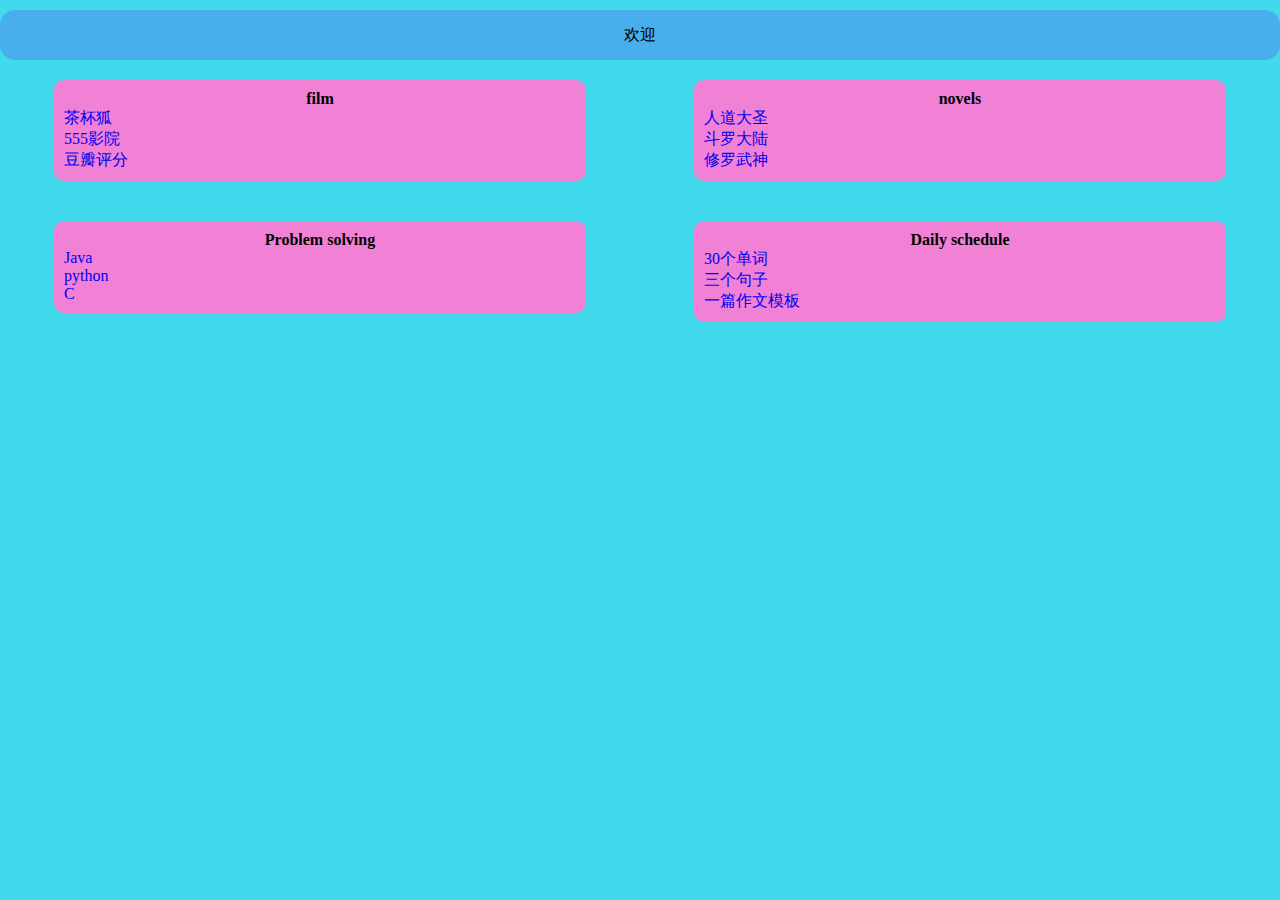
<file: index.html>
<!doctype html>
<html>
<head>
<meta charset="utf-8">
<title>余语的网站</title>
	<style>
		*{
			margin: 0px;
			padding: 0px;
		}
		a{
			text-decoration: none;
		}
		body{
			background-color: rgba(65,218,237,1.00);
		}
		.header{
			height: 50px;
			width: 100%;
			background-color: rgba(82,131,235,0.5);
			text-align: center;
			line-height:50px; 
			border-radius:15px; 
			margin-top: 10px;
		}
		.film{
			width: 40%;
			height: 30%;
			background-color: #F181D5;
			margin: 20px auto;
		}
		.bigbox{
			max-width: 100%;
  			display: flex;
  			flex-wrap: wrap;
		}
		.box {
  			width: 40%;
			height: 30%;
			background-color: #F181D5;
			margin: 20px auto;
			border-radius: 10px;
			text-underline-position: right;
			padding: 10px;
		}
		.box>ul>li{
			list-style: none;
		}
	</style>
</head>

<body>
	<div class="header">欢迎</div>
	<div class="bigbox">
		<div class="box">
		<h4 style="text-align: center">film</h4>
		<ul>
			<li><a href="https://www.foxcup.cc/">茶杯狐</a></li>
			<li><a href="#">555影院</a></li>
			<li><a href="#">豆瓣评分</a></li>
		</ul>
		</div>
		<div class="box">
		<h4 style="text-align: center">novels</h4>
		<ul>
			<li><a href="#">人道大圣</a></li>
			<li><a href="#">斗罗大陆</a></li>
			<li><a href="#">修罗武神</a></li>
		</ul>
		</div>
		<div class="box">
		<h4 style="text-align: center">Problem solving</h4>
		<ul>
			<li><a href="#">Java</a></li>
			<li><a href="#">python</a></li>
			<li><a href="#">C</a></li>
		</ul>
		</div>
		<div class="box">
		<h4 style="text-align: center">Daily schedule</h4>
		<ul>
			<li><a href="#">30个单词</a></li>
			<li><a href="#">三个句子</a></li>
			<li><a href="#">一篇作文模板</a></li>
		</ul>
		</div>
	</div>
</body>
</html>
</file>
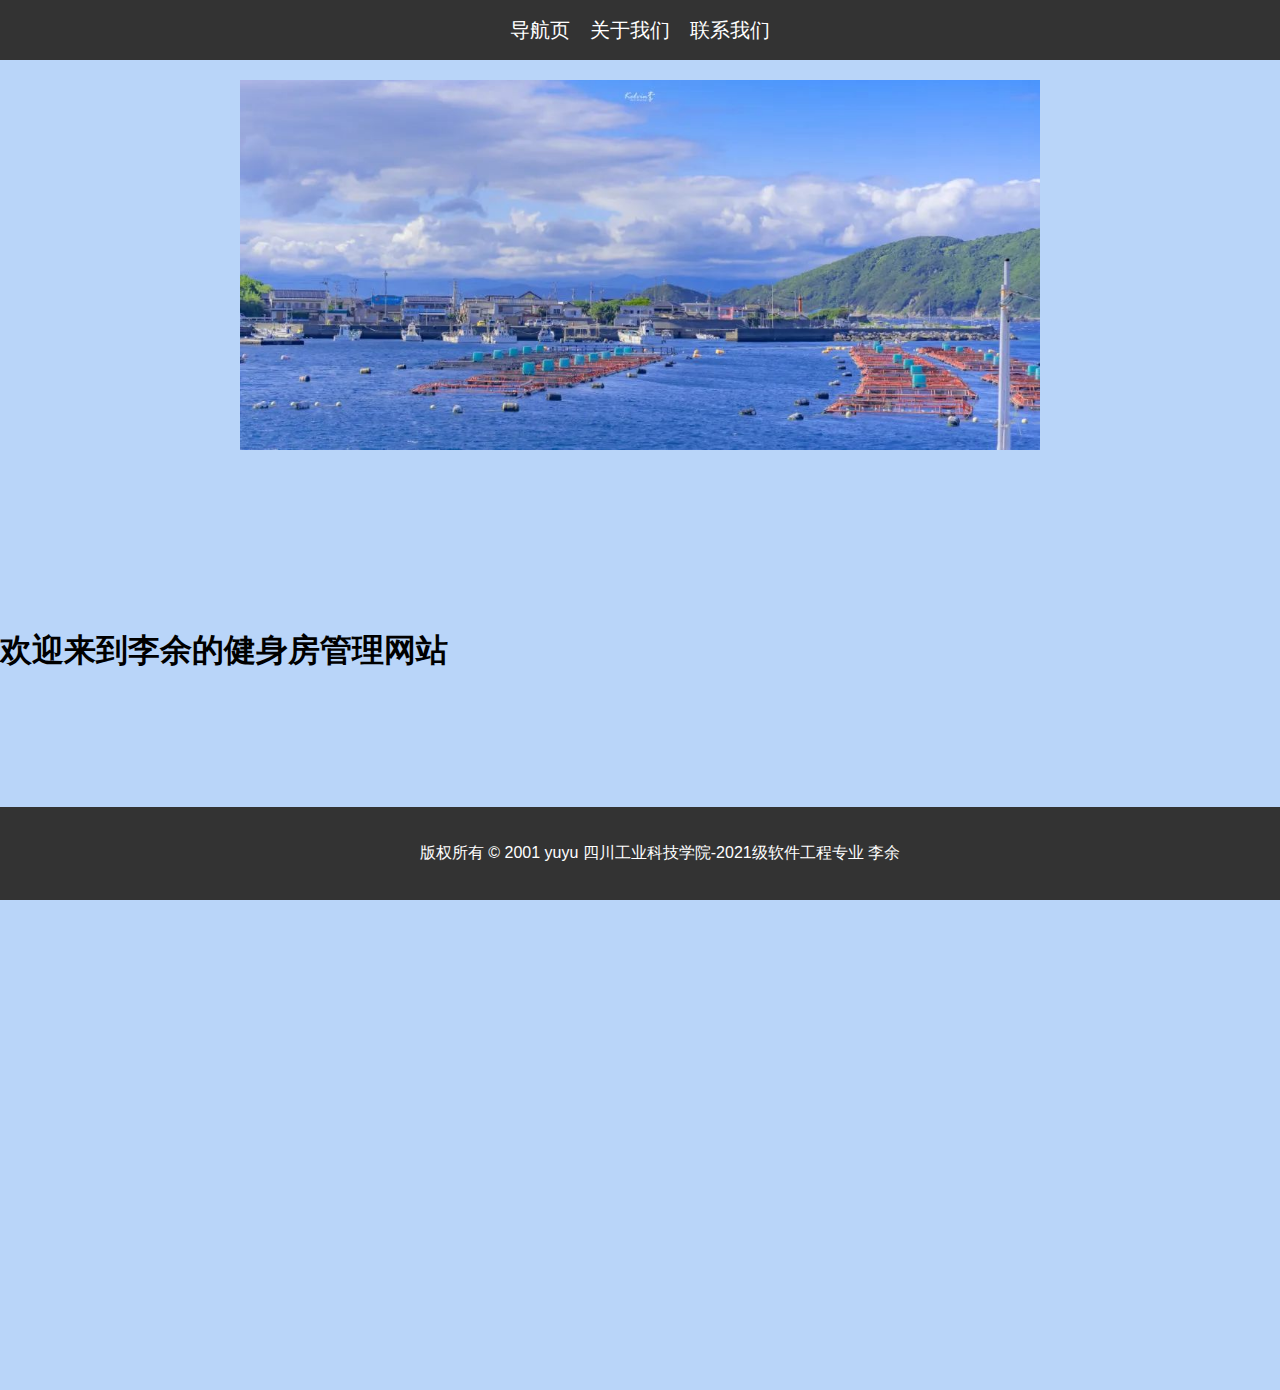
<file: html/index.html>
<!DOCTYPE html>
<html>
  <head>
    <meta charset="utf-8">
    <meta name="viewport" content="width=device-width">
    <title>欢迎来到李余的健身房管理网站</title>
	  <link rel="stylesheet" href="../css/index.css" type="text/css">

  </head>
  <body>
    <nav>
      <a href="main.html">导航页</a>
      <a href="#">关于我们</a>
      <a href="#" id="contactBtn">联系我们</a>
    </nav>
    
    <main>
      <img src="../img/img8.jpg" alt="图片">
		<div class="floating-text-container">
  <h1 class="floating-text">欢迎来到李余的健身房管理网站</h1>
</div>
	  <div id="contactModal" style="display: none;">
      <h2>联系方式</h2>
      <p>电话：1234567890</p>
      <p>邮箱：example@example.com</p>
    </div>
    </main>
    <script>
      var contactBtn = document.getElementById("contactBtn");
      var contactModal = document.getElementById("contactModal");
      
      contactBtn.addEventListener("click", function() {
        contactModal.style.display = "block";
      });
      
      contactModal.addEventListener("mouseleave", function() {
        contactModal.style.display = "none";
      });
    </script>
  	<footer>
		<p>版权所有 © 2001 yuyu 四川工业科技学院-2021级软件工程专业&nbsp;李余</p>
	</footer>
  </body>
</html>
</file>
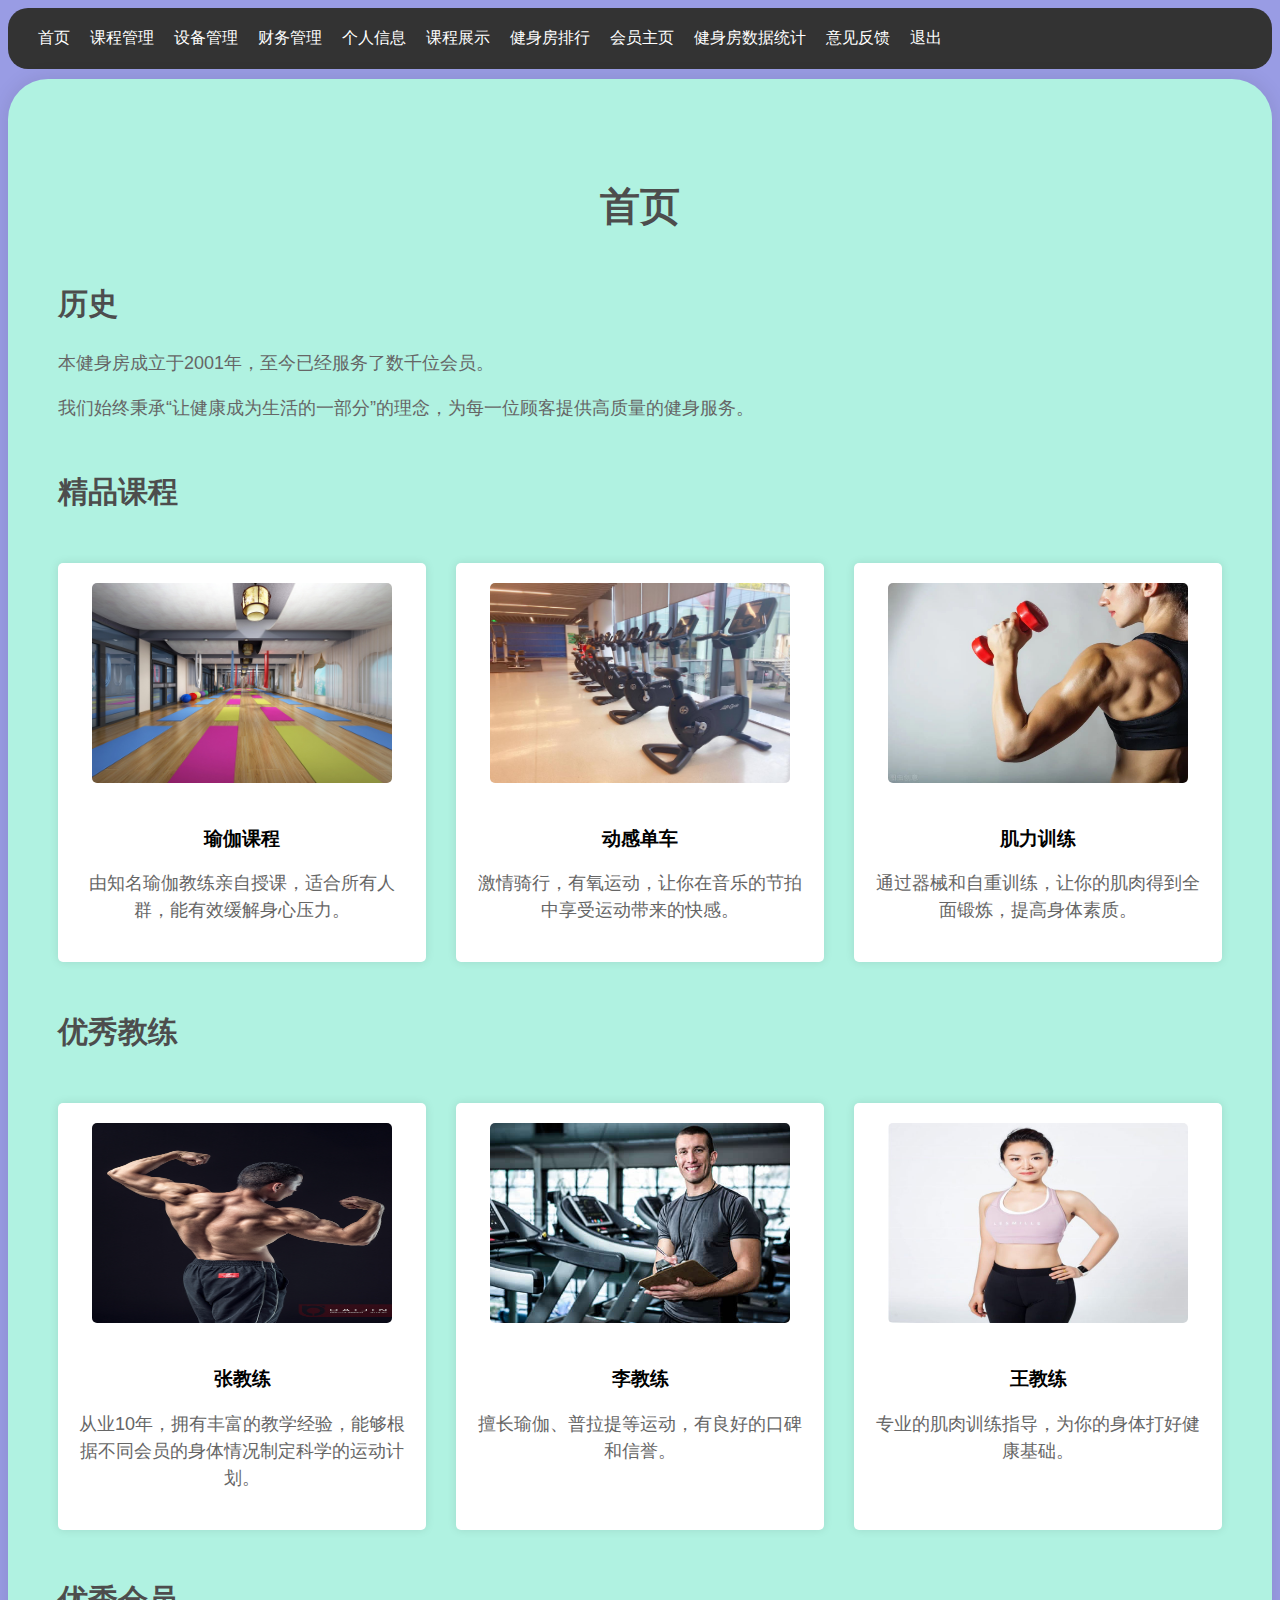
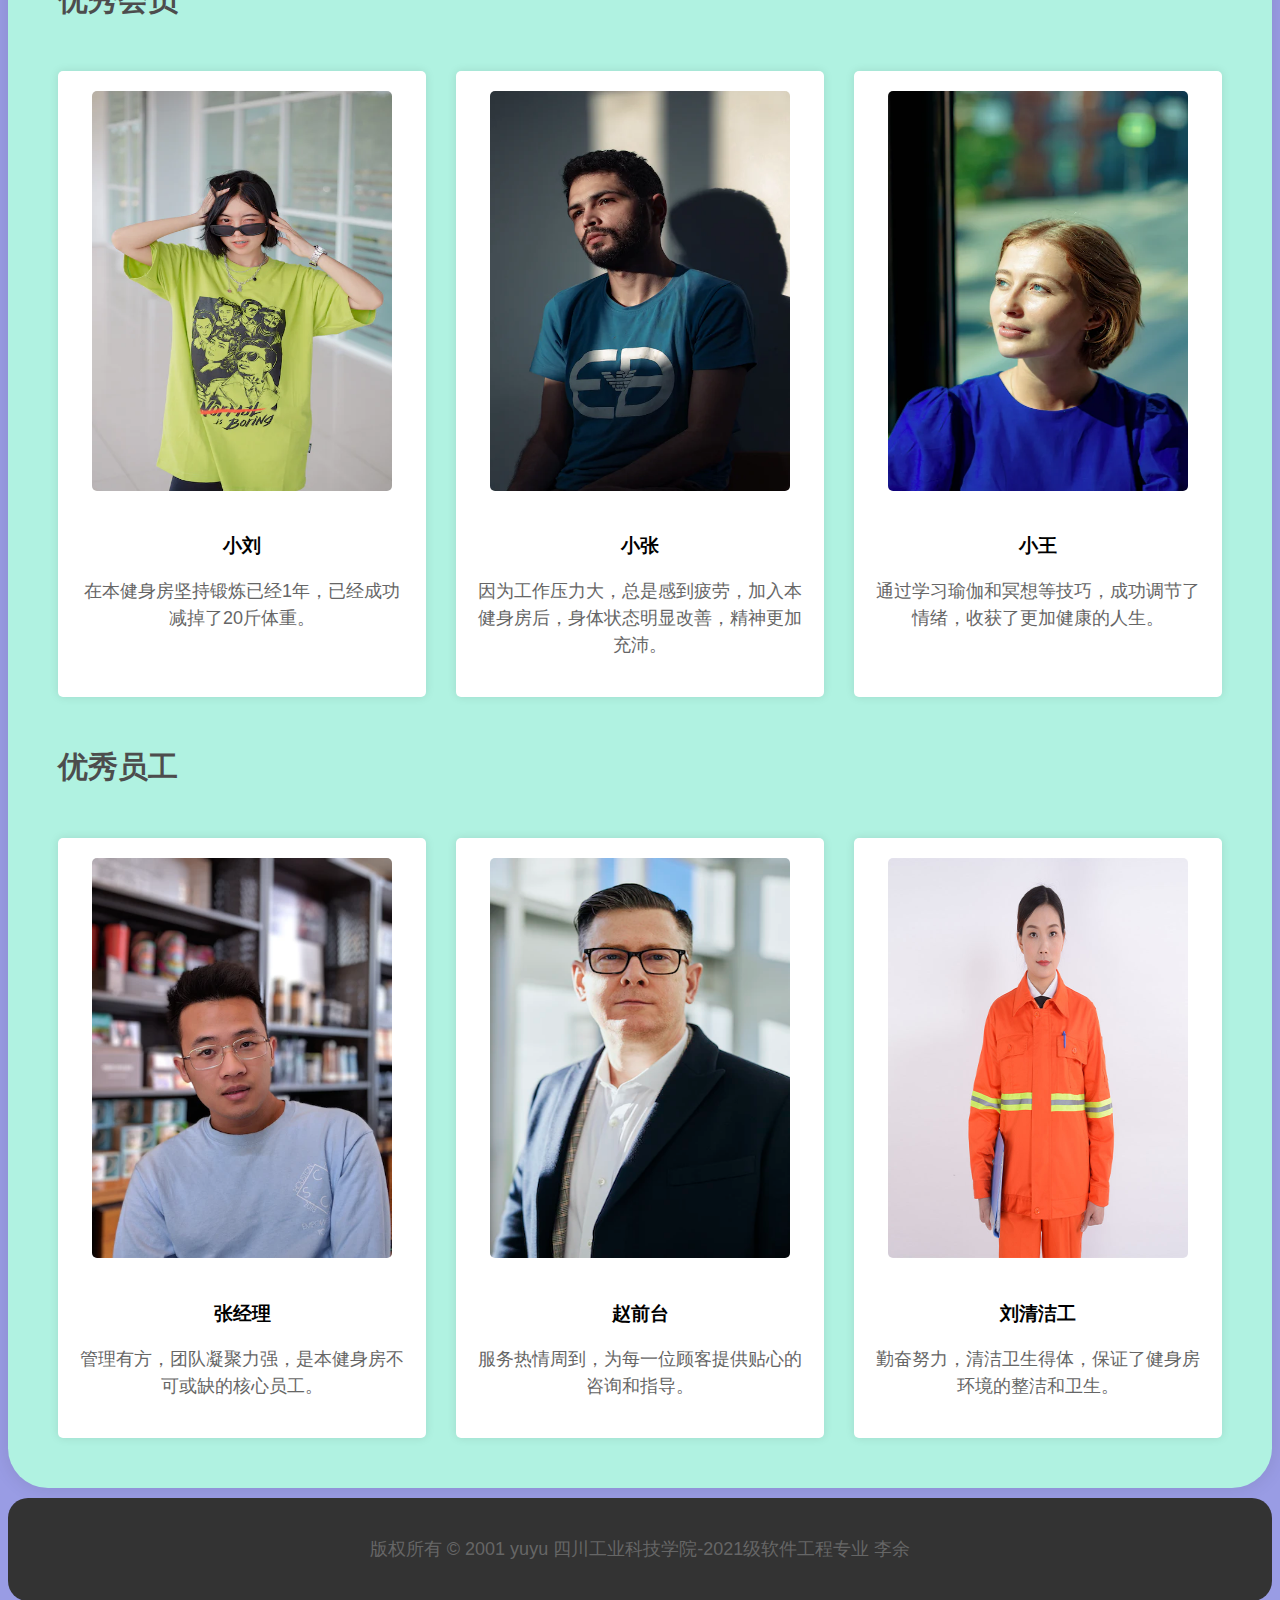
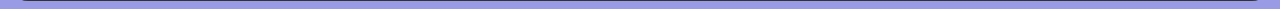
<file: index0.html>
<!DOCTYPE html>
<html>
<head>
	<title>健身房信息展示</title>
	<style>
		body {
			font-family: Arial, sans-serif;
			background-color:rgba(109,114,216,0.7);
		}
		h1 {
			text-align:center;
			margin-top: 50px;
			font-size: 40px;
			color: #4d4d4d;
		}
		h2 {
			font-size: 30px;
			color: #4d4d4d;
			margin-top: 50px;
		}
		p {
			font-size: 18px;
			color: #666;
			line-height: 1.5;
		}
		.container {
			max-width: 1200px;
			margin: auto;
			padding: 50px;
			background-color:rgba(176,242,225,1.00);
			box-shadow: 0px 0px 20px rgba(0, 0, 0, 0.1);border-radius: 40px;
		}
		.section {
			margin-top: 50px;
		}
		.grid-container {
		    display: grid;
		    grid-template-columns: repeat(auto-fit, minmax(300px, 1fr));
		    grid-gap: 30px;
		  	margin-top: 50px;
		}
		.grid-item {
			background-color: #fff;
			border-radius: 5px;
			box-shadow: 0px 0px 10px rgba(0, 0, 0, 0.1);
			padding: 20px;
			text-align: center;
		}
		img {
			max-width: 100%;
			height: auto;
			border-radius: 5px;
			margin-bottom: 20px;
			height: 200px;
			width: 300px;
		}
header {
	background-color: #333;
	color: #fff;
	padding: 10px 20px;
	border-radius: 20px;
	margin-bottom: 10px;
}

nav ul {
	margin: 0;
	padding: 0;
	list-style: none;
	display: flex;
}

nav li {
	margin-right: 20px;
	margin: 10px;
}

nav a {
	color: #fff;
	text-decoration: none;
}
		footer {
			background-color: #333;
			color: #fff;
			padding: 20px;
			text-align: center;
			position:relative;
			margin-top: 10px;
			bottom: 0;
			border-radius: 20px;
		}
		.back-to-top {
  display: none; /* 隐藏按钮 */
  position: fixed; /* 在屏幕上固定位置 */
  bottom: 20px; /* 距离底部 20 像素 */
  right: 20px; /* 距离右边 20 像素 */
  background-color: #333; /* 背景颜色 */
  color: #fff; /* 文字颜色 */
  border-radius: 50%; /* 圆角 */
  padding: 10px 15px; /* 按钮内边距 */
  font-size: 16px; /* 字号 */
  cursor: pointer; /* 光标样式 */
  z-index: 999; /* 显示在页面上的顺序（越大越上面） */
}

.back-to-top:hover {
  background-color: #fff; /* 鼠标悬停状态下的背景颜色 */
  color: #333; /* 鼠标悬停状态下的文字颜色 */
}
		
	</style>
</head>
<body>
	<a href="#" class="back-to-top">返回顶部</a>
	<header>
		<nav>
			<ul>
				<li><a href="../html/index.html">首页</a></li>
				<li><a href="../html/CurriculumManagement.html" target="_self">课程管理</a></li>
				<li><a href="../html/equipment.html">设备管理</a></li>
				<li><a href="../html/Financialmanagement.html">财务管理</a></li>
				<li><a href="../html/individual.html">个人信息</a></li>	
				<li><a href="../html/Coursepresentation.html">课程展示</a></li>
				<li><a href="../html/Courseranking.html">健身房排行</a></li>
				<li><a href="../html/member.html">会员主页</a></li>
				<li><a href="../html/Datastatistics.html">健身房数据统计</a></li>
				<li><a href="../html/feedback.html">意见反馈</a></li>
				<li><a href="#">退出</a></li>
			</ul>
		</nav>
	</header>
	<div class="container">
		<h1>首页</h1>
		<div id="contactModal" style="display: none;"></div>
		<section class="section">
			<h2>历史</h2>
			<p>本健身房成立于2001年，至今已经服务了数千位会员。</p>
			<p>我们始终秉承“让健康成为生活的一部分”的理念，为每一位顾客提供高质量的健身服务。</p>
		</section>

		<section class="section">
			<h2>精品课程</h2>
			<div class="grid-container">
				<div class="grid-item">
					<img src="../img/img12.jpg" >
					<h3>瑜伽课程</h3>
					<p>由知名瑜伽教练亲自授课，适合所有人群，能有效缓解身心压力。</p>
				</div>
				<div class="grid-item">
					<img src="../img/img13.jpg" >
					<h3>动感单车</h3>
					<p>激情骑行，有氧运动，让你在音乐的节拍中享受运动带来的快感。</p>
				</div>
				<div class="grid-item">
					<img src="../img/img14.jpg" >
					<h3>肌力训练</h3>
					<p>通过器械和自重训练，让你的肌肉得到全面锻炼，提高身体素质。</p>
				</div>
			</div>
		</section>

		<section class="section">
			<h2>优秀教练</h2>
			<div class="grid-container">
				<div class="grid-item">
					<img src="../img/img30.jpg" >
					<h3>张教练</h3>
					<p>从业10年，拥有丰富的教学经验，能够根据不同会员的身体情况制定科学的运动计划。</p>
				</div>
				<div class="grid-item">
					<img src="../img/img31.jpg" >
					<h3>李教练</h3>
					<p>擅长瑜伽、普拉提等运动，有良好的口碑和信誉。</p>
				</div>
				<div class="grid-item">
					<img src="../img/img32.jpg" >
					<h3>王教练</h3>
					<p>专业的肌肉训练指导，为你的身体打好健康基础。</p>
				</div>
			</div>
		</section>

		<section class="section">
			<h2>优秀会员</h2>
			<div class="grid-container">
				<div class="grid-item">
					<img src="../img/img35.jpg" style="height: 400px;width: 300px">
					<h3>小刘</h3>
					<p>在本健身房坚持锻炼已经1年，已经成功减掉了20斤体重。</p>
				</div>
				<div class="grid-item">
					<img src="../img/img33.jpg" style="height: 400px;width: 300px">
					<h3>小张</h3>
					<p>因为工作压力大，总是感到疲劳，加入本健身房后，身体状态明显改善，精神更加充沛。</p>
				</div>
				<div class="grid-item">
					<img src="../img/img34.jpg" style="height: 400px;width: 300px">
					<h3>小王</h3>
					<p>通过学习瑜伽和冥想等技巧，成功调节了情绪，收获了更加健康的人生。</p>
				</div>
			</div>
		</section>

		<section class="section">
			<h2>优秀员工</h2>
			<div class="grid-container">
				<div class="grid-item">
					<img src="../img/img36.jpg" style="height: 400px;width: 300px">
					<h3>张经理</h3>
					<p>管理有方，团队凝聚力强，是本健身房不可或缺的核心员工。</p>
				</div>
				<div class="grid-item">
					<img src="../img/img37.jpg" alt="" style="height: 400px;width: 300px">
					<h3>赵前台</h3>
					<p>服务热情周到，为每一位顾客提供贴心的咨询和指导。</p>
				</div>
				<div class="grid-item">
					<img src="../img/img38.jpg" alt="" style="height: 400px;width: 300px">
					<h3>刘清洁工</h3>
					<p>勤奋努力，清洁卫生得体，保证了健身房环境的整洁和卫生。</p>
				</div>
			</div>
		</section>
		 
	</div>
	  	<footer>
		<p>版权所有 © 2001 yuyu 四川工业科技学院-2021级软件工程专业&nbsp;李余</p>
	</footer>
	<script>
	window.onscroll = function() {scrollFunction()};

function scrollFunction() {
  if (document.body.scrollTop > 20 || document.documentElement.scrollTop > 20) {
    document.querySelector('.back-to-top').style.display = 'block'; // 显示按钮
  } else {
    document.querySelector('.back-to-top').style.display = 'none'; // 隐藏按钮
  }
}

function topFunction() {
  document.body.scrollTop = 0; // Safari
  document.documentElement.scrollTop = 0; // Chrome, Firefox, IE and Opera
}
	
	</script>
</body>
</html>
</file>
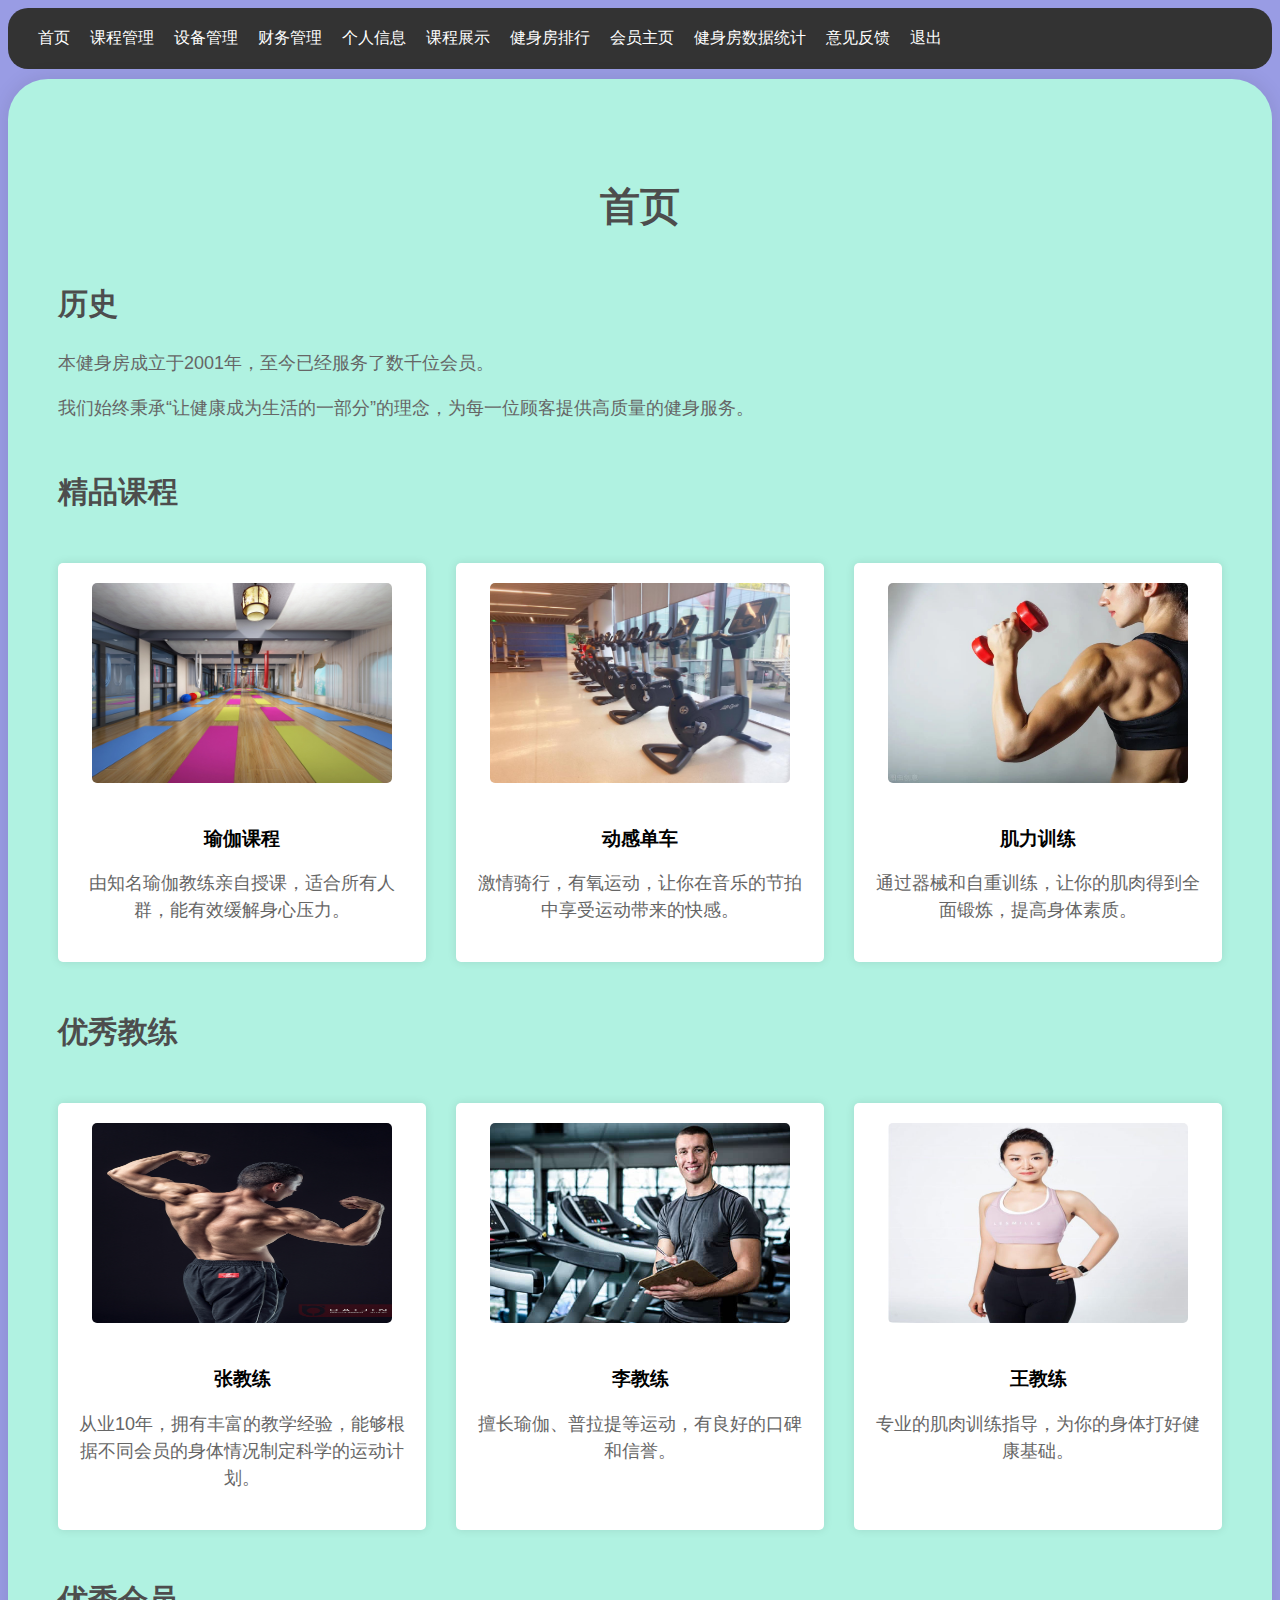
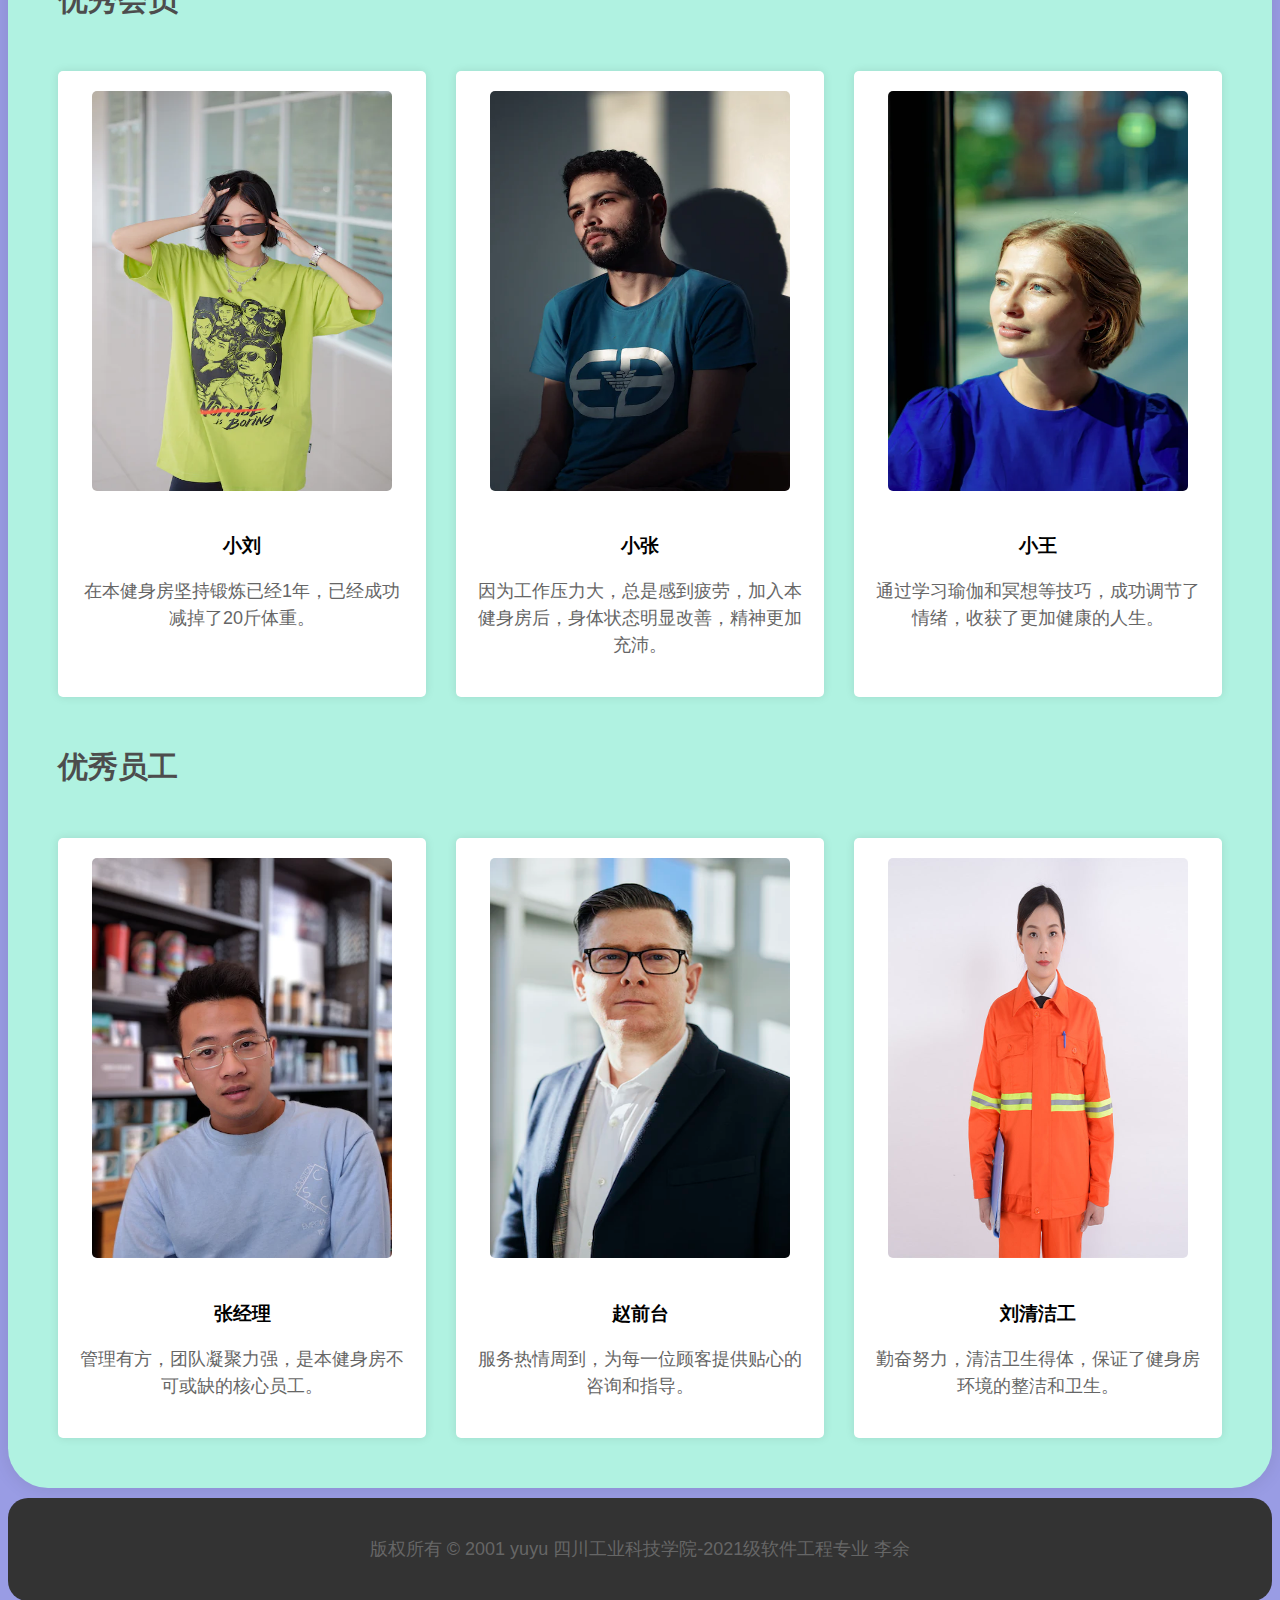
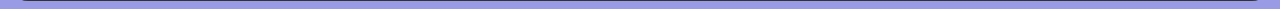
<file: main.html>
<!DOCTYPE html>
<html>
<head>
	<title>健身房信息展示</title>
	<style>
		body {
			font-family: Arial, sans-serif;
			background-color:rgba(109,114,216,0.7);
		}
		h1 {
			text-align:center;
			margin-top: 50px;
			font-size: 40px;
			color: #4d4d4d;
		}
		h2 {
			font-size: 30px;
			color: #4d4d4d;
			margin-top: 50px;
		}
		p {
			font-size: 18px;
			color: #666;
			line-height: 1.5;
		}
		.container {
			max-width: 1200px;
			margin: auto;
			padding: 50px;
			background-color:rgba(176,242,225,1.00);
			box-shadow: 0px 0px 20px rgba(0, 0, 0, 0.1);border-radius: 40px;
		}
		.section {
			margin-top: 50px;
		}
		.grid-container {
		    display: grid;
		    grid-template-columns: repeat(auto-fit, minmax(300px, 1fr));
		    grid-gap: 30px;
		  	margin-top: 50px;
		}
		.grid-item {
			background-color: #fff;
			border-radius: 5px;
			box-shadow: 0px 0px 10px rgba(0, 0, 0, 0.1);
			padding: 20px;
			text-align: center;
		}
		img {
			max-width: 100%;
			height: auto;
			border-radius: 5px;
			margin-bottom: 20px;
			height: 200px;
			width: 300px;
		}
header {
	background-color: #333;
	color: #fff;
	padding: 10px 20px;
	border-radius: 20px;
	margin-bottom: 10px;
}

nav ul {
	margin: 0;
	padding: 0;
	list-style: none;
	display: flex;
}

nav li {
	margin-right: 20px;
	margin: 10px;
}

nav a {
	color: #fff;
	text-decoration: none;
}
		footer {
			background-color: #333;
			color: #fff;
			padding: 20px;
			text-align: center;
			position:relative;
			margin-top: 10px;
			bottom: 0;
			border-radius: 20px;
		}
		.back-to-top {
  display: none; /* 隐藏按钮 */
  position: fixed; /* 在屏幕上固定位置 */
  bottom: 20px; /* 距离底部 20 像素 */
  right: 20px; /* 距离右边 20 像素 */
  background-color: #333; /* 背景颜色 */
  color: #fff; /* 文字颜色 */
  border-radius: 50%; /* 圆角 */
  padding: 10px 15px; /* 按钮内边距 */
  font-size: 16px; /* 字号 */
  cursor: pointer; /* 光标样式 */
  z-index: 999; /* 显示在页面上的顺序（越大越上面） */
}

.back-to-top:hover {
  background-color: #fff; /* 鼠标悬停状态下的背景颜色 */
  color: #333; /* 鼠标悬停状态下的文字颜色 */
}
		
	</style>
</head>
<body>
	<a href="#" class="back-to-top">返回顶部</a>
	<header>
		<nav>
			<ul>
				<li><a href="../html/index.html">首页</a></li>
				<li><a href="../html/CurriculumManagement.html" target="_self">课程管理</a></li>
				<li><a href="../html/equipment.html">设备管理</a></li>
				<li><a href="../html/Financialmanagement.html">财务管理</a></li>
				<li><a href="../html/individual.html">个人信息</a></li>	
				<li><a href="../html/Coursepresentation.html">课程展示</a></li>
				<li><a href="../html/Courseranking.html">健身房排行</a></li>
				<li><a href="../html/member.html">会员主页</a></li>
				<li><a href="../html/Datastatistics.html">健身房数据统计</a></li>
				<li><a href="../html/feedback.html">意见反馈</a></li>
				<li><a href="#">退出</a></li>
			</ul>
		</nav>
	</header>
	<div class="container">
		<h1>首页</h1>
		<div id="contactModal" style="display: none;"></div>
		<section class="section">
			<h2>历史</h2>
			<p>本健身房成立于2001年，至今已经服务了数千位会员。</p>
			<p>我们始终秉承“让健康成为生活的一部分”的理念，为每一位顾客提供高质量的健身服务。</p>
		</section>

		<section class="section">
			<h2>精品课程</h2>
			<div class="grid-container">
				<div class="grid-item">
					<img src="../img/img12.jpg" >
					<h3>瑜伽课程</h3>
					<p>由知名瑜伽教练亲自授课，适合所有人群，能有效缓解身心压力。</p>
				</div>
				<div class="grid-item">
					<img src="../img/img13.jpg" >
					<h3>动感单车</h3>
					<p>激情骑行，有氧运动，让你在音乐的节拍中享受运动带来的快感。</p>
				</div>
				<div class="grid-item">
					<img src="../img/img14.jpg" >
					<h3>肌力训练</h3>
					<p>通过器械和自重训练，让你的肌肉得到全面锻炼，提高身体素质。</p>
				</div>
			</div>
		</section>

		<section class="section">
			<h2>优秀教练</h2>
			<div class="grid-container">
				<div class="grid-item">
					<img src="../img/img30.jpg" >
					<h3>张教练</h3>
					<p>从业10年，拥有丰富的教学经验，能够根据不同会员的身体情况制定科学的运动计划。</p>
				</div>
				<div class="grid-item">
					<img src="../img/img31.jpg" >
					<h3>李教练</h3>
					<p>擅长瑜伽、普拉提等运动，有良好的口碑和信誉。</p>
				</div>
				<div class="grid-item">
					<img src="../img/img32.jpg" >
					<h3>王教练</h3>
					<p>专业的肌肉训练指导，为你的身体打好健康基础。</p>
				</div>
			</div>
		</section>

		<section class="section">
			<h2>优秀会员</h2>
			<div class="grid-container">
				<div class="grid-item">
					<img src="../img/img35.jpg" style="height: 400px;width: 300px">
					<h3>小刘</h3>
					<p>在本健身房坚持锻炼已经1年，已经成功减掉了20斤体重。</p>
				</div>
				<div class="grid-item">
					<img src="../img/img33.jpg" style="height: 400px;width: 300px">
					<h3>小张</h3>
					<p>因为工作压力大，总是感到疲劳，加入本健身房后，身体状态明显改善，精神更加充沛。</p>
				</div>
				<div class="grid-item">
					<img src="../img/img34.jpg" style="height: 400px;width: 300px">
					<h3>小王</h3>
					<p>通过学习瑜伽和冥想等技巧，成功调节了情绪，收获了更加健康的人生。</p>
				</div>
			</div>
		</section>

		<section class="section">
			<h2>优秀员工</h2>
			<div class="grid-container">
				<div class="grid-item">
					<img src="../img/img36.jpg" style="height: 400px;width: 300px">
					<h3>张经理</h3>
					<p>管理有方，团队凝聚力强，是本健身房不可或缺的核心员工。</p>
				</div>
				<div class="grid-item">
					<img src="../img/img37.jpg" alt="" style="height: 400px;width: 300px">
					<h3>赵前台</h3>
					<p>服务热情周到，为每一位顾客提供贴心的咨询和指导。</p>
				</div>
				<div class="grid-item">
					<img src="../img/img38.jpg" alt="" style="height: 400px;width: 300px">
					<h3>刘清洁工</h3>
					<p>勤奋努力，清洁卫生得体，保证了健身房环境的整洁和卫生。</p>
				</div>
			</div>
		</section>
		 
	</div>
	  	<footer>
		<p>版权所有 © 2001 yuyu 四川工业科技学院-2021级软件工程专业&nbsp;李余</p>
	</footer>
	<script>
	window.onscroll = function() {scrollFunction()};

function scrollFunction() {
  if (document.body.scrollTop > 20 || document.documentElement.scrollTop > 20) {
    document.querySelector('.back-to-top').style.display = 'block'; // 显示按钮
  } else {
    document.querySelector('.back-to-top').style.display = 'none'; // 隐藏按钮
  }
}

function topFunction() {
  document.body.scrollTop = 0; // Safari
  document.documentElement.scrollTop = 0; // Chrome, Firefox, IE and Opera
}
	
	</script>
</body>
</html>
</file>
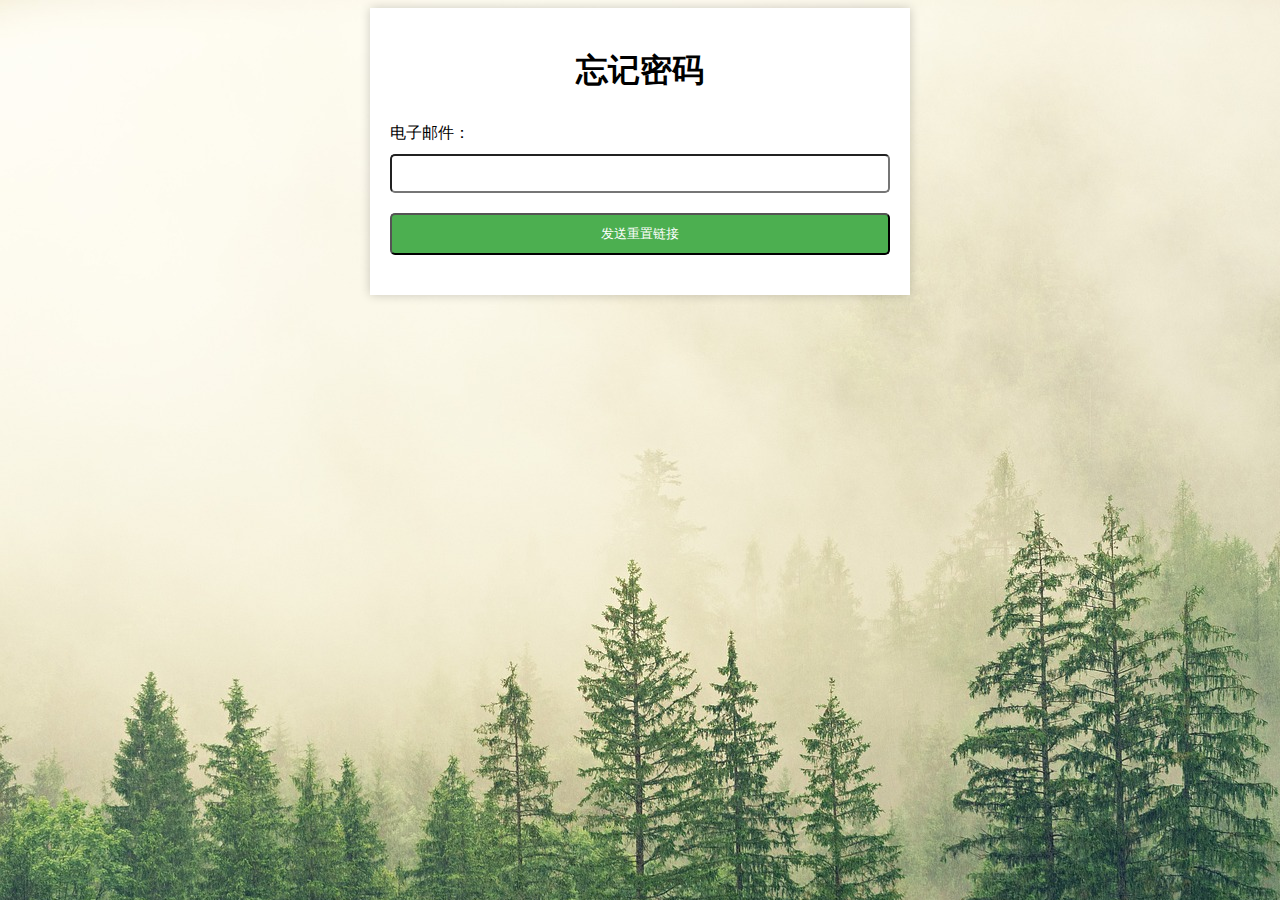
<file: html/Changepassword.html>
<!DOCTYPE html>
<html>
<head>
	<title>忘记密码</title>
	<meta charset="UTF-8">
	<meta name="viewport" content="width=device-width, initial-scale=1.0">
	<link rel="stylesheet" href="../css/Changepassword.css" type="text/css">
</head>
<body>
	<div class="container">
		<h1>忘记密码</h1>
		<form>
			<label for="email">电子邮件：</label>
			<input type="email" id="email" name="email" required>

			<input type="submit" value="发送重置链接">
		</form>
	</div>
</body>
</html>
</file>
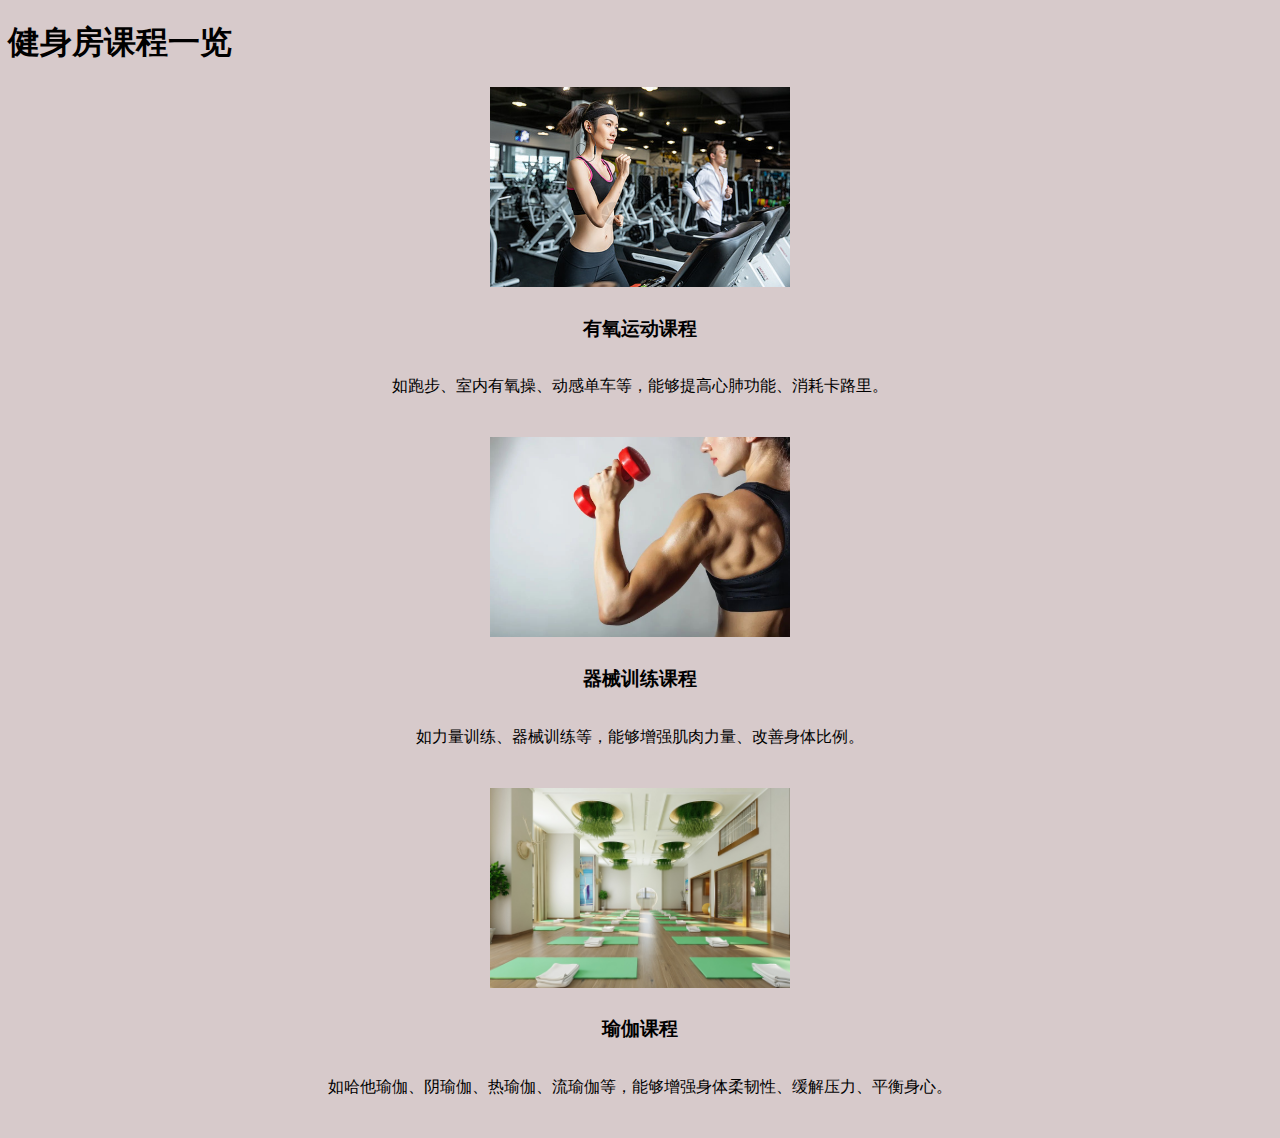
<file: html/Coursepresentation.html>
<!DOCTYPE html>
<html>
  <head>
    <meta charset="utf-8">
    <meta name="viewport" content="width=device-width">
    <title>健身房课程展示</title>
    <link rel="stylesheet" href="../css/Coursepresentation.css">
  </head>
  <body>
    <h1>健身房课程一览</h1>
    <div class="course">
      <img src="../img/img23.jpg" alt="跑步课程">
      <h3>有氧运动课程</h3>
      <p>如跑步、室内有氧操、动感单车等，能够提高心肺功能、消耗卡路里。</p>
    </div>
  
    <div class="course">
      <img src="../img/img14.jpg" alt="力量训练课程">
      <h3>器械训练课程</h3>
      <p>如力量训练、器械训练等，能够增强肌肉力量、改善身体比例。</p>
    </div>
    
    <div class="course">
      <img src="../img/img24.jpg" alt="瑜伽课程">
      <h3>瑜伽课程</h3>
      <p>如哈他瑜伽、阴瑜伽、热瑜伽、流瑜伽等，能够增强身体柔韧性、缓解压力、平衡身心。</p>
    </div>
  </body>
</html>
</file>
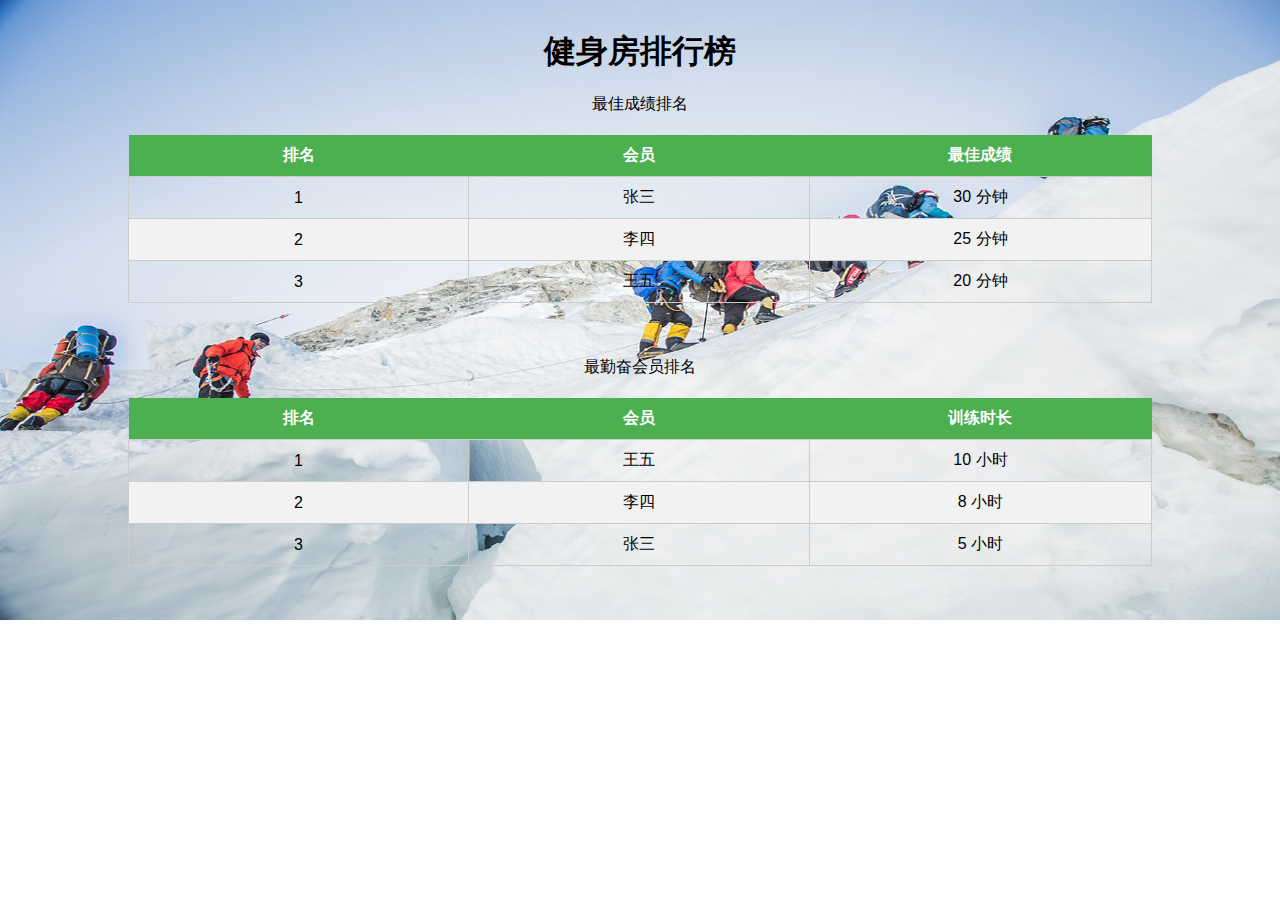
<file: html/Courseranking.html>
<!DOCTYPE html>
<html>
<head>
    <meta charset="UTF-8">
    <title>健身房排行榜</title>
    <link rel="stylesheet" href="../css/Courseranking.css" type="text/css">
</head>
<body>
    <div id="container">
        <h1>健身房排行榜</h1>
        <table>
            <caption>最佳成绩排名</caption>
            <thead>
                <tr>
                    <th>排名</th>
                    <th>会员</th>
                    <th>最佳成绩</th>
                </tr>
            </thead>
            <tbody>
                <tr>
                    <td>1</td>
                    <td>张三</td>
                    <td>30 分钟</td>
                </tr>
                <tr>
                    <td>2</td>
                    <td>李四</td>
                    <td>25 分钟</td>
                </tr>
                <tr>
                    <td>3</td>
                    <td>王五</td>
                    <td>20 分钟</td>
                </tr>
            </tbody>
        </table>
        
        <table>
            <caption>最勤奋会员排名</caption>
            <thead>
                <tr>
                    <th>排名</th>
                    <th>会员</th>
                    <th>训练时长</th>
                </tr>
            </thead>
            <tbody>
                <tr>
                    <td>1</td>
                    <td>王五</td>
                    <td>10 小时</td>
                </tr>
                <tr>
                    <td>2</td>
                    <td>李四</td>
                    <td>8 小时</td>
                </tr>
                <tr>
                    <td>3</td>
                    <td>张三</td>
                    <td>5 小时</td>
                </tr>
            </tbody>
        </table>
    </div>
</body>
</html>
</file>
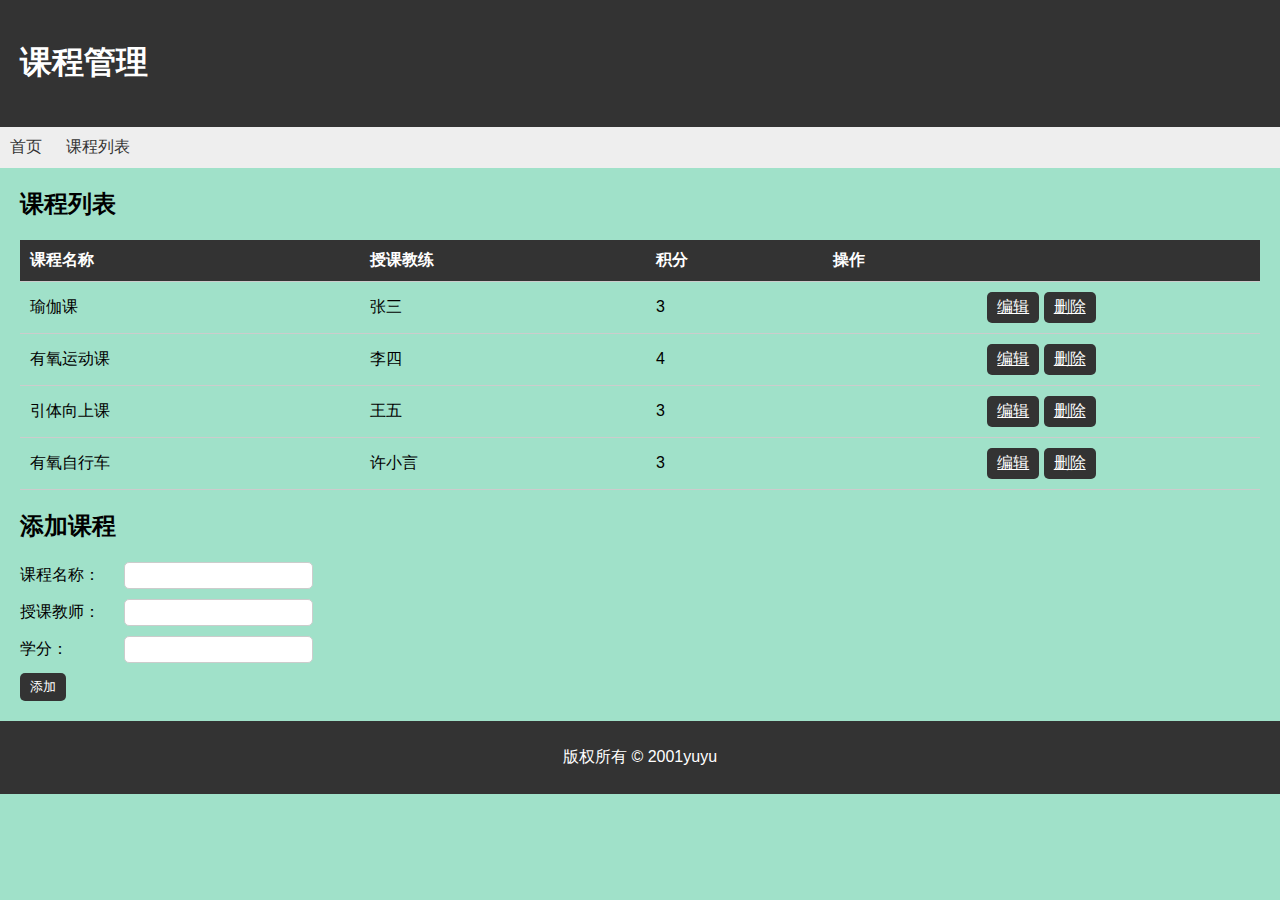
<file: html/CurriculumManagement.html>
<!DOCTYPE html>
<html>
<head>
	<title>课程管理页面</title>
	<meta charset="UTF-8">
	<meta name="viewport" content="width=device-width, initial-scale=1.0">
	<link rel="stylesheet" href="../css/CurriculumManagement.css">
</head>
<body>
	<header>
		<h1>课程管理</h1>
	</header>
	<nav>
		<ul>
			<li><a href="main.html">首页</a></li>
			<li><a href="../html/Coursepresentation.html">课程列表</a></li>
		</ul>
	</nav>
	<main>
		<section>
			<h2>课程列表</h2>
			<table>
				<thead>
					<tr>
						<th>课程名称</th>
						<th>授课教练</th>
						<th>积分</th>
						<th>操作</th>
					</tr>
				</thead>
				<tbody>
					<tr>
						<td>瑜伽课</td>
						<td>张三</td>
						<td>3</td>
						<td>
							<a href="#">编辑</a>
							<a href="#">删除</a>
						</td>
					</tr>
					<tr>
						<td>有氧运动课</td>
						<td>李四</td>
						<td>4</td>
						<td>
							<a href="#">编辑</a>
							<a href="#">删除</a>
						</td>
					</tr>
					<tr>
						<td>引体向上课</td>
						<td>王五</td>
						<td>3</td>
						<td>
							<a href="#">编辑</a>
							<a href="#">删除</a>
						</td>
					</tr>
					<tr>
						<td>有氧自行车</td>
						<td>许小言</td>
						<td>3</td>
						<td>
							<a href="#">编辑</a>
							<a href="#">删除</a>
						</td>
					</tr>
				</tbody>
			</table>
		</section>
		<section>
			<h2>添加课程</h2>
			<form>
				<label for="course_name">课程名称：</label>
				<input type="text" id="course_name" name="course_name" required><br>
				<label for="teacher_name">授课教师：</label>
				<input type="text" id="teacher_name" name="teacher_name" required><br>
				<label for="credit">学分：</label>
				<input type="number" id="credit" name="credit" required><br>
				<button type="submit">添加</button>
			</form>
		</section>
	</main>
	<footer>
		<p>版权所有 &copy; 2001yuyu</p>
	</footer>
</body>
</html>
</file>
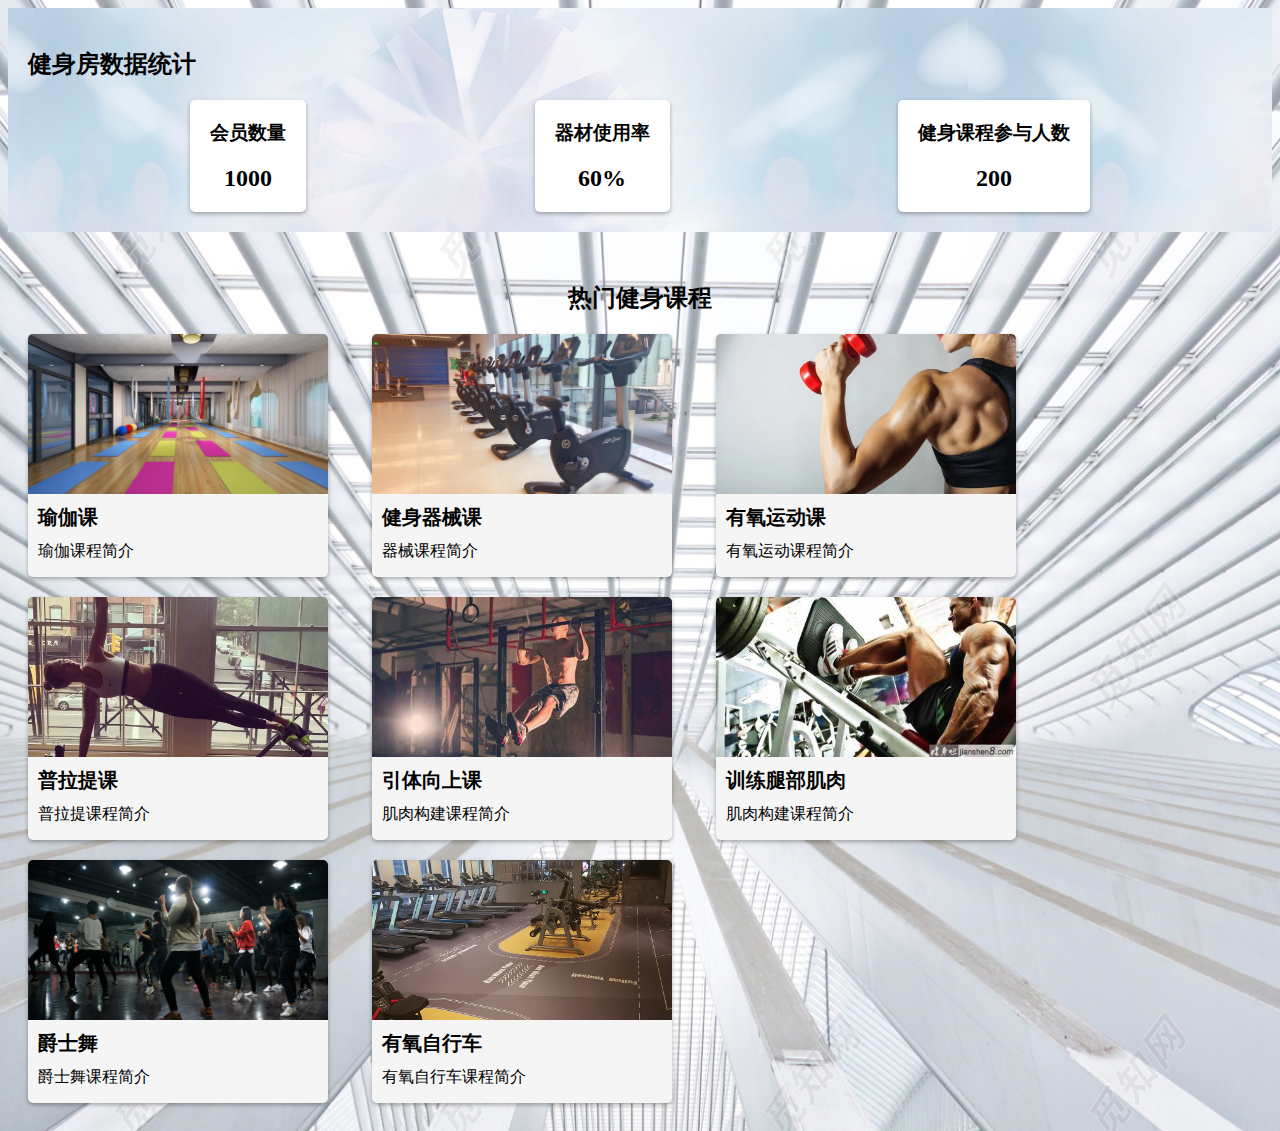
<file: html/Datastatistics.html>
<!doctype html>
<html>
<head>
<meta charset="utf-8">
<title>健身房数据统计</title>
	<link rel="stylesheet" href="../css/Datastatistics.css">
</head>

<body>
	
	<div id="statistics">
  <h2>健身房数据统计</h2>
  <div class="stats-container">
    <div class="stat">
      <h3>会员数量</h3>
      <p>1000</p>
    </div>
    <div class="stat">
      <h3>器材使用率</h3>
      <p>60%</p>
    </div>
    <div class="stat">
      <h3>健身课程参与人数</h3>
      <p>200</p>
    </div>
  </div>
</div>
	<div id="lesson-display">
		<div id="contactModal" style="display: none;"></div>
	
  <h2>热门健身课程</h2>
  <div class="lesson">
    <img src="../img/img12.jpg" alt="lesson1">
    <h3>瑜伽课</h3>
    <p>瑜伽课程简介</p>
  </div>
  <div class="lesson">
    <img src="../img/img13.jpg" alt="lesson2">
    <h3>健身器械课</h3>
    <p>器械课程简介</p>
  </div>
  <div class="lesson">
    <img src="../img/img14.jpg" alt="lesson3">
    <h3>有氧运动课</h3>
    <p>有氧运动课程简介</p>
  </div>
  <div class="lesson">
    <img src="../img/img15.jpg" alt="lesson3">
    <h3>普拉提课</h3>
    <p>普拉提课程简介</p>
  </div>
  <div class="lesson">
    <img src="../img/img16.jpg" alt="lesson3">
    <h3>引体向上课</h3>
    <p>肌肉构建课程简介</p>
  </div>	
  <div class="lesson">
    <img src="../img/img17.jpg" alt="lesson3">
    <h3>训练腿部肌肉</h3>
    <p>肌肉构建课程简介</p>
  </div>	
  <div class="lesson">
    <img src="../img/img18.jpg" alt="lesson3">
    <h3>爵士舞</h3>
    <p>爵士舞课程简介</p>
  </div>	
  <div class="lesson">
    <img src="../img/img19.jpg" alt="lesson3">
    <h3>有氧自行车</h3>
    <p>有氧自行车课程简介</p>
  </div>	
	<button id="backToTop">回到顶部</button>
		
	<script>
      var contactBtn = document.getElementById("contactBtn");
      var contactModal = document.getElementById("contactModal");
      var backToTopBtn = document.getElementById("backToTop");

      contactBtn.addEventListener("click", function() {
        contactModal.style.display = "block";
      });

      contactModal.addEventListener("mouseleave", function() {
        contactModal.style.display = "none";
      });

      window.onscroll = function() {
        if (window.scrollY > 100) {
          backToTopBtn.style.display = "block";
        } else {
          backToTopBtn.style.display = "none";
        }
      };

      backToTopBtn.addEventListener("click", function() {
        window.scrollTo({
          top: 0,
          behavior: "smooth"
        });
      });
    </script>
</div>
</body>
</html>
</file>
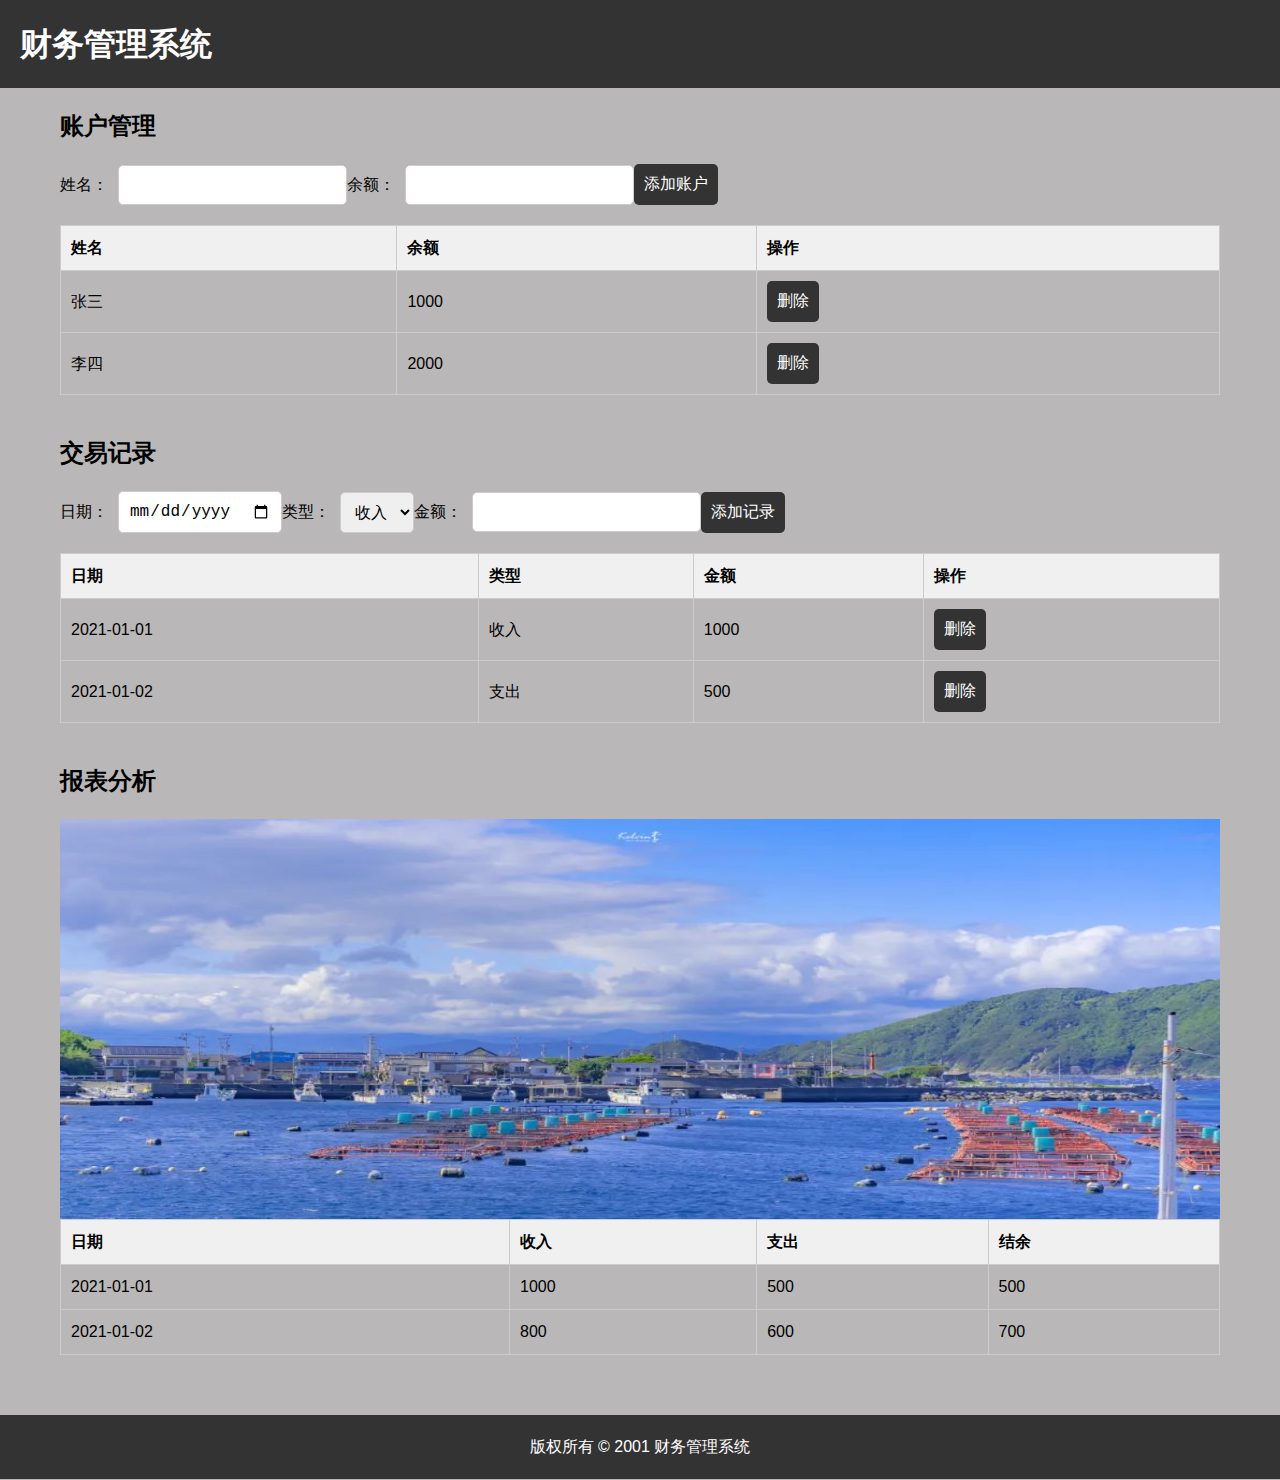
<file: html/Financialmanagement.html>
<!DOCTYPE html>
<html>
<head>
	<title>财务管理</title>
	<meta charset="UTF-8">
	<meta name="viewport" content="width=device-width, initial-scale=1.0">
	<link rel="stylesheet" href="../css/Financialmanagement.css" type="text/css">
</head>
<body>
	<header>
		<h1>财务管理系统</h1>
	</header>
	<main>
		<section id="account">
			<h2>账户管理</h2>
			<form>
				<label for="name">姓名：</label>
				<input type="text" id="name" name="name">
				<label for="balance">余额：</label>
				<input type="text" id="balance" name="balance">
				<button type="submit">添加账户</button>
			</form>
			<table>
				<thead>
					<tr>
						<th>姓名</th>
						<th>余额</th>
						<th>操作</th>
					</tr>
				</thead>
				<tbody>
					<tr>
						<td>张三</td>
						<td>1000</td>
						<td><button>删除</button></td>
					</tr>
					<tr>
						<td>李四</td>
						<td>2000</td>
						<td><button>删除</button></td>
					</tr>
				</tbody>
			</table>
		</section>
		<section id="transaction">
			<h2>交易记录</h2>
			<form>
				<label for="date">日期：</label>
				<input type="date" id="date" name="date">
				<label for="type">类型：</label>
				<select id="type" name="type">
					<option value="income">收入</option>
					<option value="expense">支出</option>
				</select>
				<label for="amount">金额：</label>
				<input type="text" id="amount" name="amount">
				<button type="submit">添加记录</button>
			</form>
			<table>
				<thead>
					<tr>
						<th>日期</th>
						<th>类型</th>
						<th>金额</th>
						<th>操作</th>
					</tr>
				</thead>
				<tbody>
					<tr>
						<td>2021-01-01</td>
						<td>收入</td>
						<td>1000</td>
						<td><button>删除</button></td>
					</tr>
					<tr>
						<td>2021-01-02</td>
						<td>支出</td>
						<td>500</td>
						<td><button>删除</button></td>
					</tr>
				</tbody>
			</table>
		</section>
		<section id="report">
			<h2>报表分析</h2>
			<div id="chart"></div>
			<table>
				<thead>
					<tr>
						<th>日期</th>
						<th>收入</th>
						<th>支出</th>
						<th>结余</th>
					</tr>
				</thead>
				<tbody>
					<tr>
						<td>2021-01-01</td>
						<td>1000</td>
						<td>500</td>
						<td>500</td>
					</tr>
					<tr>
						<td>2021-01-02</td>
						<td>800</td>
						<td>600</td>
						<td>700</td>
					</tr>
				</tbody>
			</table>
		</section>
	</main>
	<footer>
		<p>版权所有 © 2001 财务管理系统</p>
	</footer>
</body>
</html>
</file>
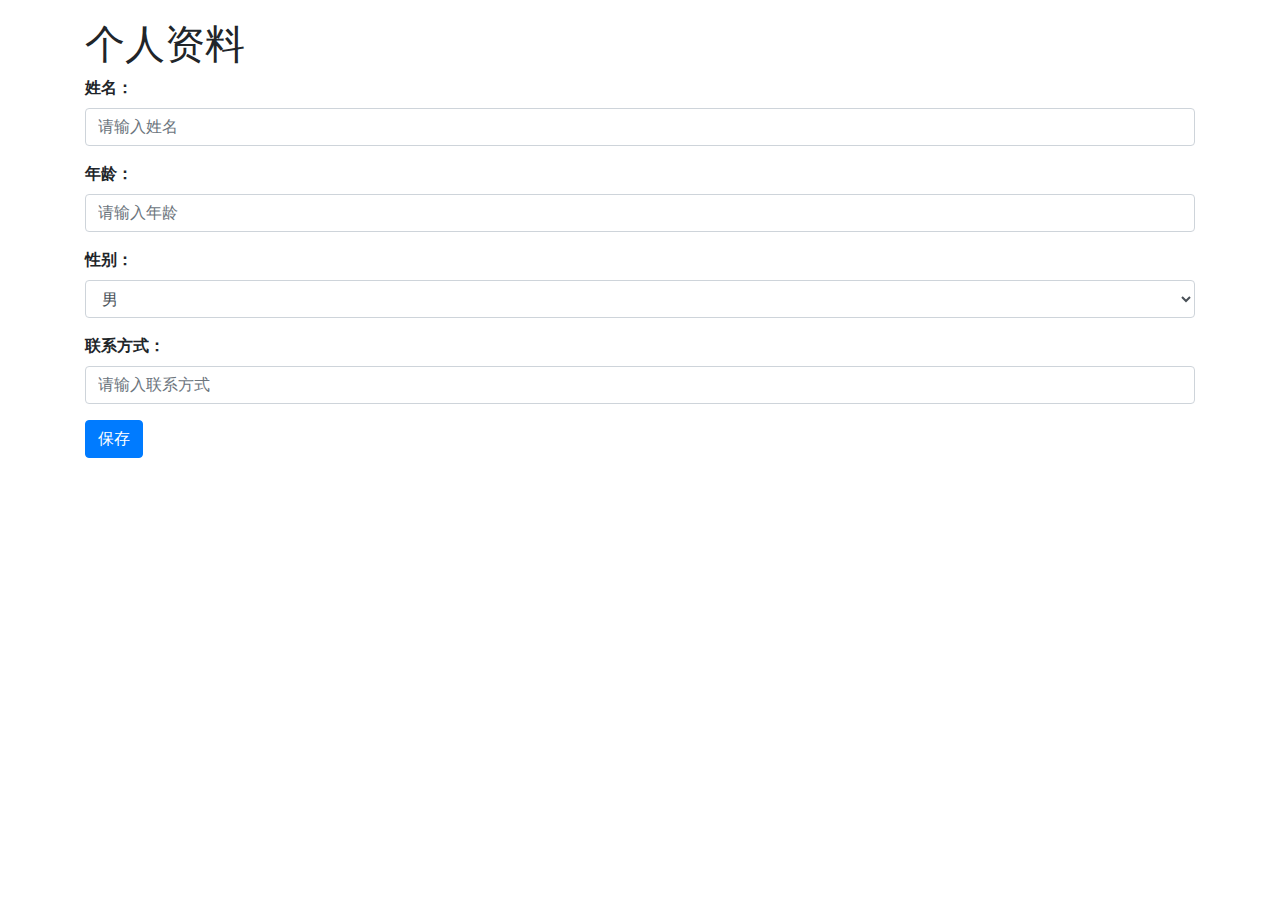
<file: html/individual.html>
<!DOCTYPE html>
<html>
<head>
	<title>健身房个人信息页面</title>
	<meta charset="utf-8">
	<meta name="viewport" content="width=device-width, initial-scale=1">
	<link rel="stylesheet" href="../css/individual.css" type="text/css">
	<link rel="stylesheet" href="https://maxcdn.bootstrapcdn.com/bootstrap/4.5.2/css/bootstrap.min.css">

</head>
<body>
	<div class="container">
		<h1>个人资料</h1>
		<form>
			<div class="form-group">
				<label for="name">姓名：</label>
				<input type="text" class="form-control" id="name" placeholder="请输入姓名">
			</div>
			<div class="form-group">
				<label for="age">年龄：</label>
				<input type="number" class="form-control" id="age" placeholder="请输入年龄">
			</div>
			<div class="form-group">
				<label for="gender">性别：</label>
				<select class="form-control" id="gender">
					<option>男</option>
					<option>女</option>
				</select>
			</div>
			<div class="form-group">
				<label for="phone">联系方式：</label>
				<input type="tel" class="form-control" id="phone" placeholder="请输入联系方式">
			</div>
			<button type="submit" class="btn btn-primary">保存</button>
		</form>
	</div>
</body>
</html>
</file>
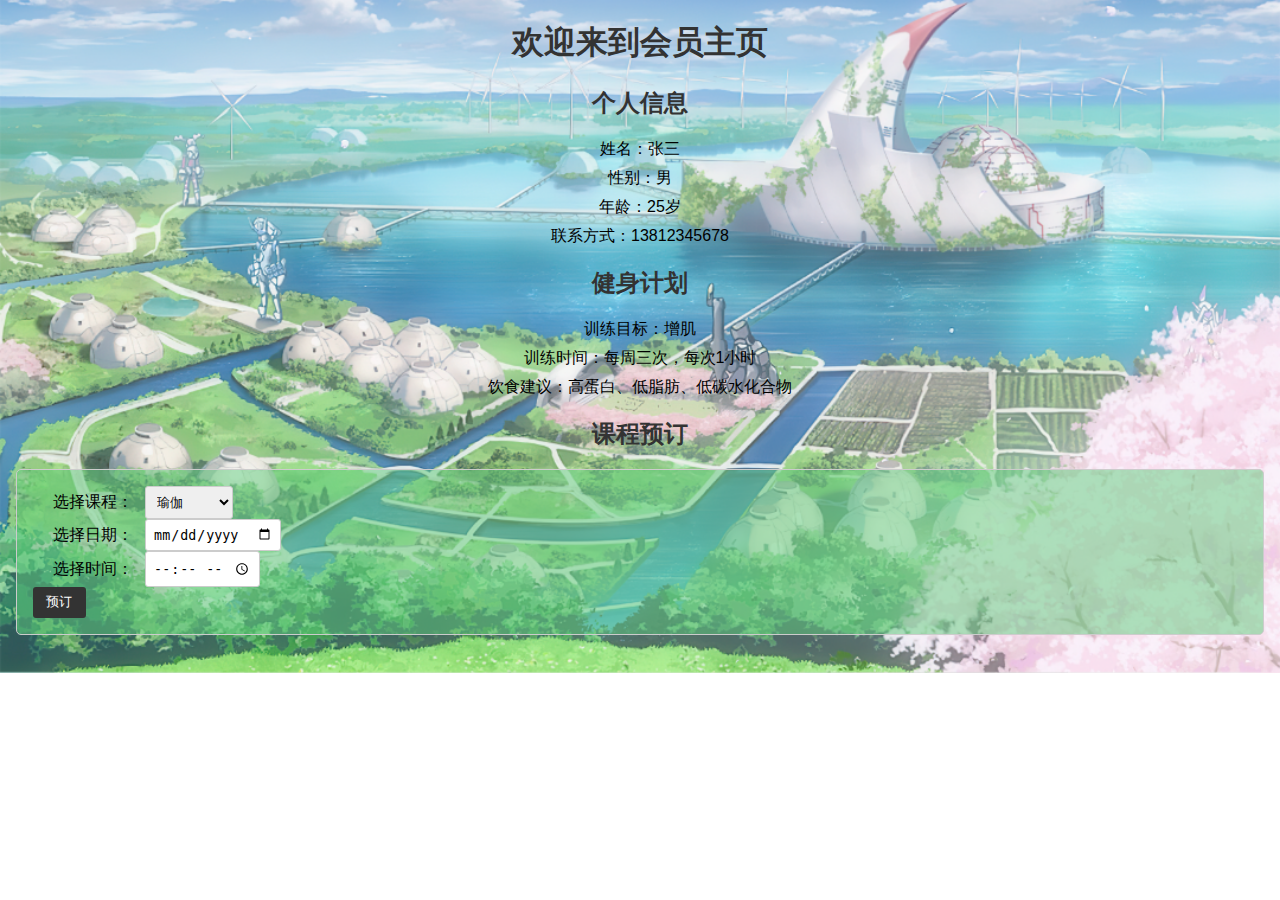
<file: html/member.html>
<!DOCTYPE html>
<html>
  <head>
    <title>会员主页</title>
	  <link rel="stylesheet" href="../css/member.css" type="text/css">
  </head>
  <body>
    <h1>欢迎来到会员主页</h1>
    <h2>个人信息</h2>
    <p>姓名：张三</p>
    <p>性别：男</p>
    <p>年龄：25岁</p>
    <p>联系方式：13812345678</p>
    <h2>健身计划</h2>
    <p >训练目标：增肌</p>
    <p>训练时间：每周三次，每次1小时</p>
    <p>饮食建议：高蛋白、低脂肪、低碳水化合物</p>
    <h2>课程预订</h2>
    <form>
      <label for="course">选择课程：</label>
      <select id="course" name="course">
        <option value="yoga">瑜伽</option>
        <option value="boxing">拳击</option>
        <option value="spinning">室内骑行</option>
      </select>
      <br>
      <label for="date">选择日期：</label>
      <input type="date" id="date" name="date">
      <br>
      <label for="time">选择时间：</label>
      <input type="time" id="time" name="time">
      <br>
      <input type="submit" value="预订">
    </form>
  </body>
</html>
</file>
<file: css/index.css>
body {
	font-family: Arial, sans-serif;
	margin: 0;
	padding: 0;
	background-color: rgba(79,150,239,0.4);
  }

  nav {
	background-color: #333;
	color: #fff;
	display: flex;
	justify-content: center;
	align-items: center;
	height: 60px;
  }

  nav a {
	color: #fff;
	text-decoration: none;
	margin: 0 10px;
	font-size: 20px;
	text-transform: uppercase;
  }

  main {
	display: flex;
	flex-direction: column;
	align-items: center;
	padding: 20px;
  }

  main img {
	width: 100%;
	max-width: 800px;
	height: auto;
	margin-bottom: 20px;
  }

  main p {
	text-align: center;
	font-size: 24px;
	max-width: 80%;
	line-height: 1.5;
  }
footer {
	width: 100%;
	background-color: #333;
	color: #fff;
	padding: 20px;
	text-align: center;
	position: absolute;
	bottom: 0;
}
.floating-text-container {
  width: 100%;
  height: 100vh;
  overflow: hidden;
}

.floating-text {
  position: absolute;
  top: 70%;
  left: 0;
  transform: translateY(-50%);
  animation-name: float;
  animation-duration: 10s;
  animation-iteration-count: infinite;
  animation-timing-function: ease-in-out;
}

@keyframes float {
  0% {
    left: 0; /* 起点：向左偏移0 */
  }
  50%{
    left: calc(100% - 460px); /* 中点：向右偏移（容器宽度 - 文本宽度） */
  }
  100% {
    left: 0; /* 终点：向左偏移0，回到起点 */
  }
}
</file>
<file: css/Changepassword.css>
/* CSS Document */

body {
	font-family: Arial, sans-serif;
	background-color: #f2f2f2;
	background-image: url("../img/img1.jpg");
}

.container {
	max-width: 500px;
	margin: 0 auto;
	padding: 20px;
	background-color: #fff;
	box-shadow: 0 0 10px rgba(0,0,0,0.2);
}

h1 {
	text-align: center;
	margin-bottom: 30px;
}

form {
	display: flex;
	flex-direction: column;
}

label {
	margin-bottom: 10px;
}

input {
	padding: 10px;
	border-radius: 5px;
	margin-bottom: 20px;
}

input[type="submit"] {
	background-color: #4CAF50;
	color: #fff;
	cursor: pointer;
}

input[type="submit"]:hover {
	background-color: #3e8e41;
}
</file>
<file: css/Coursepresentation.css>
/* CSS Document */
body{
background-color: rgba(188,167,168,0.6);
}
.course {
display: flex;
flex-direction: column;
align-items: center;
margin: 20px;
}

.course img {
width: 300px;
height: 200px;
object-fit: cover;
margin-bottom: 10px;
}

.course h3 {
text-align: center;
}

.course p {
text-align: center;
max-width: 70%;
margin-bottom: 20px;
}
</file>
<file: css/Courseranking.css>
/* CSS Document */
* {
	margin: 0;
	padding: 0;
	font-family: Arial, sans-serif;
}
body{

	background-image: url("../img/img22.jpg");
	background-size: 100% 100%;
	background-repeat: no-repeat;
}


#container {
	width: 80%;
	margin: 0 auto;
	text-align: center;
	position: relative;
}

h1 {
	margin-top: 30px;
	margin-bottom: 20px;
}


table {
	width: 100%;
	display: inline-block;
	border-collapse: collapse;
	margin-bottom: 50px;
}
caption{
	margin-bottom: 20px;
}

th {
	background-color: #4caf50;
	color: white;
	padding: 10px;
	width: 1200px;
}


td {
	padding: 10px;
	border: 1px solid #ccc;
}


tr:nth-child(even) {
	background-color: #f2f2f2;
	width: 40px;
}
</file>
<file: css/CurriculumManagement.css>
/* 全局样式 */
body {
	font-family: Arial, sans-serif;
	margin: 0;
	padding: 0;
	background-color: rgba(136,217,188,0.8);
}

/* 头部样式 */
header {
	background-color: #333;
	color: #fff;
	padding: 20px;
}

/* 导航样式 */
nav {
	background-color: #eee;
	padding: 10px;
}

nav ul {
	list-style: none;
	margin: 0;
	padding: 0;
}

nav li {
	display: inline-block;
	margin-right: 20px;
}

nav a {
	color: #333;
	text-decoration: none;
}

nav a:hover {
	color: #666;
}

/* 主体样式 */
main {
	margin: 20px;
}

section {
	margin-bottom: 20px;
}

h2 {
	margin-top: 0;
}

table {
	border-collapse: collapse;
	width: 100%;
}

th, td {
	padding: 10px;
	text-align: left;
	border-bottom: 1px solid #ccc;
}

th {
	background-color: #333;
	color: #fff;
}

td:last-child {
	text-align: center;
}

td a {
	display: inline-block;
	background-color: #333;
	color: #fff;
	padding: 5px 10px;
	border-radius: 5px;
}

td a:hover {
	background-color: #666;
}

form {
	margin-top: 20px;
}

label {
	display: inline-block;
	width: 100px;
}

input[type="text"],
input[type="number"] {
	padding: 5px;
	border-radius: 5px;
	border: 1px solid #ccc;
	margin-bottom: 10px;
}

button[type="submit"] {
	background-color: #333;
	color: #fff;
	padding: 5px 10px;
	border: none;
	border-radius: 5px;
	cursor: pointer;
}

button[type="submit"]:hover {
	background-color: #666;
}

/* 页脚样式 */
footer {
	background-color: #333;
	color: #fff;
	padding: 10px;
	text-align: center;
}
</file>
<file: css/Datastatistics.css>
/* CSS Document */
body{
	background-image: url("../img/img20.jpg");
	background-repeat: no-repeat;
	background-size: 100% 100%;
}
#statistics {
  padding: 20px;
  background-color: #f5f5f5;
  background-image: url("../img/img11.jpg");
}

.stats-container {
  display: flex;
  justify-content: space-between;
  max-width: 900px;
  margin: 0 auto;
}

.stat {
  text-align: center;
  background-color: white;
  padding: 20px;
  border-radius: 5px;
  box-shadow: 0px 2px 4px rgba(0, 0, 0, 0.3);
}

.stat h3 {
  margin-top: 0;
}

.stat p {
  font-size: 24px;
  margin-top: 10px;
  margin-bottom: 0;
  font-weight: bold;
}
#lesson-display {
  max-width: 1410px;
  margin: 0 auto;
  margin-top: 50px;
}

#lesson-display h2 {
  text-align: center;
  font-size: 24px;
  margin-bottom: 20px;
}

.lesson {
  width: 300px;
  margin-left: 20px;
  margin-right: 20px;
  margin-bottom: 20px;
  background-color: #f5f5f5;
  box-shadow: 0px 2px 4px rgba(0,0,0,0.3);
  border-radius: 5px;
  overflow: hidden;
  display: inline-block;
  vertical-align: top;
}

.lesson img {
  display: block;
  width: 100%;
  height: auto;
  object-fit: cover;
  max-height: 160px;
}

.lesson h3, .lesson p {
  margin: 10px;
}

.lesson h3 {
  font-size: 20px;
}

.lesson p {
  font-size: 16px;
  margin-bottom: 15px;
}
#backToTop {
        position: fixed;
        bottom: 20px;
        right: 20px;
        display: none;
      }
</file>
<file: css/Financialmanagement.css>
/* CSS Document */
/* 全局样式 */
* {
	margin: 0;
	padding: 0;
	box-sizing: border-box;
}

body {
	font-family: Arial, sans-serif;
	font-size: 16px;
	line-height: 1.5;
	background-color: rgba(115,111,111,0.5);
}

header {
	background-color: #333;
	color: #fff;
	padding: 20px;
	display: flex;
	justify-content: space-between;
	align-items: center;
}

nav ul {
	list-style: none;
	display: flex;
}

nav li {
	margin-right: 20px;
}

nav a {
	color: #fff;
	text-decoration: none;
}

main {
	max-width: 1200px;
	margin: 0 auto;
	padding: 20px;
}

section {
	margin-bottom: 40px;
}

h2 {
	font-size: 24px;
	margin-bottom: 20px;
}

form {
	margin-bottom: 20px;
	display: flex;
	align-items: center;
}

label {
	margin-right: 10px;
}

input[type="text"],
input[type="date"],
select {
	padding: 10px;
	font-size: 16px;
	border: 1px solid #ccc;
	border-radius: 5px;
}

button[type="submit"],
button {
	padding: 10px;
	font-size: 16px;
	background-color: #333;
	color: #fff;
	border: none;
	border-radius: 5px;
	cursor: pointer;
}

button:hover {
	background-color: #555;
}

table {
	border-collapse: collapse;
	width: 100%;
}

th,
td {
	padding: 10px;
	text-align: left;
	border: 1px solid #ccc;
}

th {
	background-color: #f0f0f0;
}

#chart {
	height: 400px;
	background-image: url("../img/img8.jpg");
	background-size: 100% 100%;
	background-repeat: no-repeat;
}

footer {
	background-color: #333;
	color: #fff;
	padding: 20px;
	text-align: center;
}
</file>
<file: css/individual.css>
/* CSS Document */

body {
	font-family: Arial, sans-serif;
	font-size: 16px;
	line-height: 1.5;
	background-color: rgba(190,156,156,0.4);
}

.container {
	max-width: 800px;
	margin: 0 auto;
	padding: 20px;
}

h1 {
	font-size: 24px;
	font-weight: bold;
	margin-bottom: 20px;
}

.form-group {
	margin-bottom: 20px;
}

label {
	font-weight: bold;
}

.form-control {
	display: block;
	width: 100%;
	padding: .375rem .75rem;
	font-size: 1rem;
	line-height: 1.5;
	color: #495057;
	background-color: #fff;
	background-clip: padding-box;
	border: 1px solid #ced4da;
	border-radius: .25rem;
	transition: border-color .15s ease-in-out, box-shadow .15s ease-in-out;
}

.form-control:focus {
	outline: 0;
	border-color: #80bdff;
	box-shadow: 0 0 0 .2rem rgba(0, 123, 255, .25);
}

.btn-primary {
	color: #fff;
	background-color: #007bff;
	border-color: #007bff;
}

.btn-primary:hover {
	color: #fff;
	background-color: #0069d9;
	border-color: #0062cc;
}
</file>
<file: css/member.css>
body {
  font-family: Arial, sans-serif;
  margin: 0;
  padding: 0;
  background-image: url("../img/img7.jpg");
  background-repeat: no-repeat;
  background-size: 100% auto;
}

h1, h2 {
  color: #333;
  text-align: center;
}

p {
  margin: 0.5em 0;
}

form {
  margin: 1em;
  padding: 1em;
  border: 1px solid #ccc;
  border-radius: 5px;
  background-color:rgba(96,203,124,0.5);

}

label {
  display: inline-block;
  width: 100px;
  text-align: right;
  margin-right: 0.5em;
}

input[type="date"], input[type="time"], select {
  padding: 0.5em;
  border-radius: 3px;
  border: 1px solid #ccc;
}

input[type="submit"] {
  background-color: #333;
  color: #fff;
  padding: 0.5em 1em;
  border: none;
  border-radius: 3px;
  cursor: pointer;
}

input[type="submit"]:hover {
  background-color: #555;
}
p{
	text-align: center;
}
</file>
